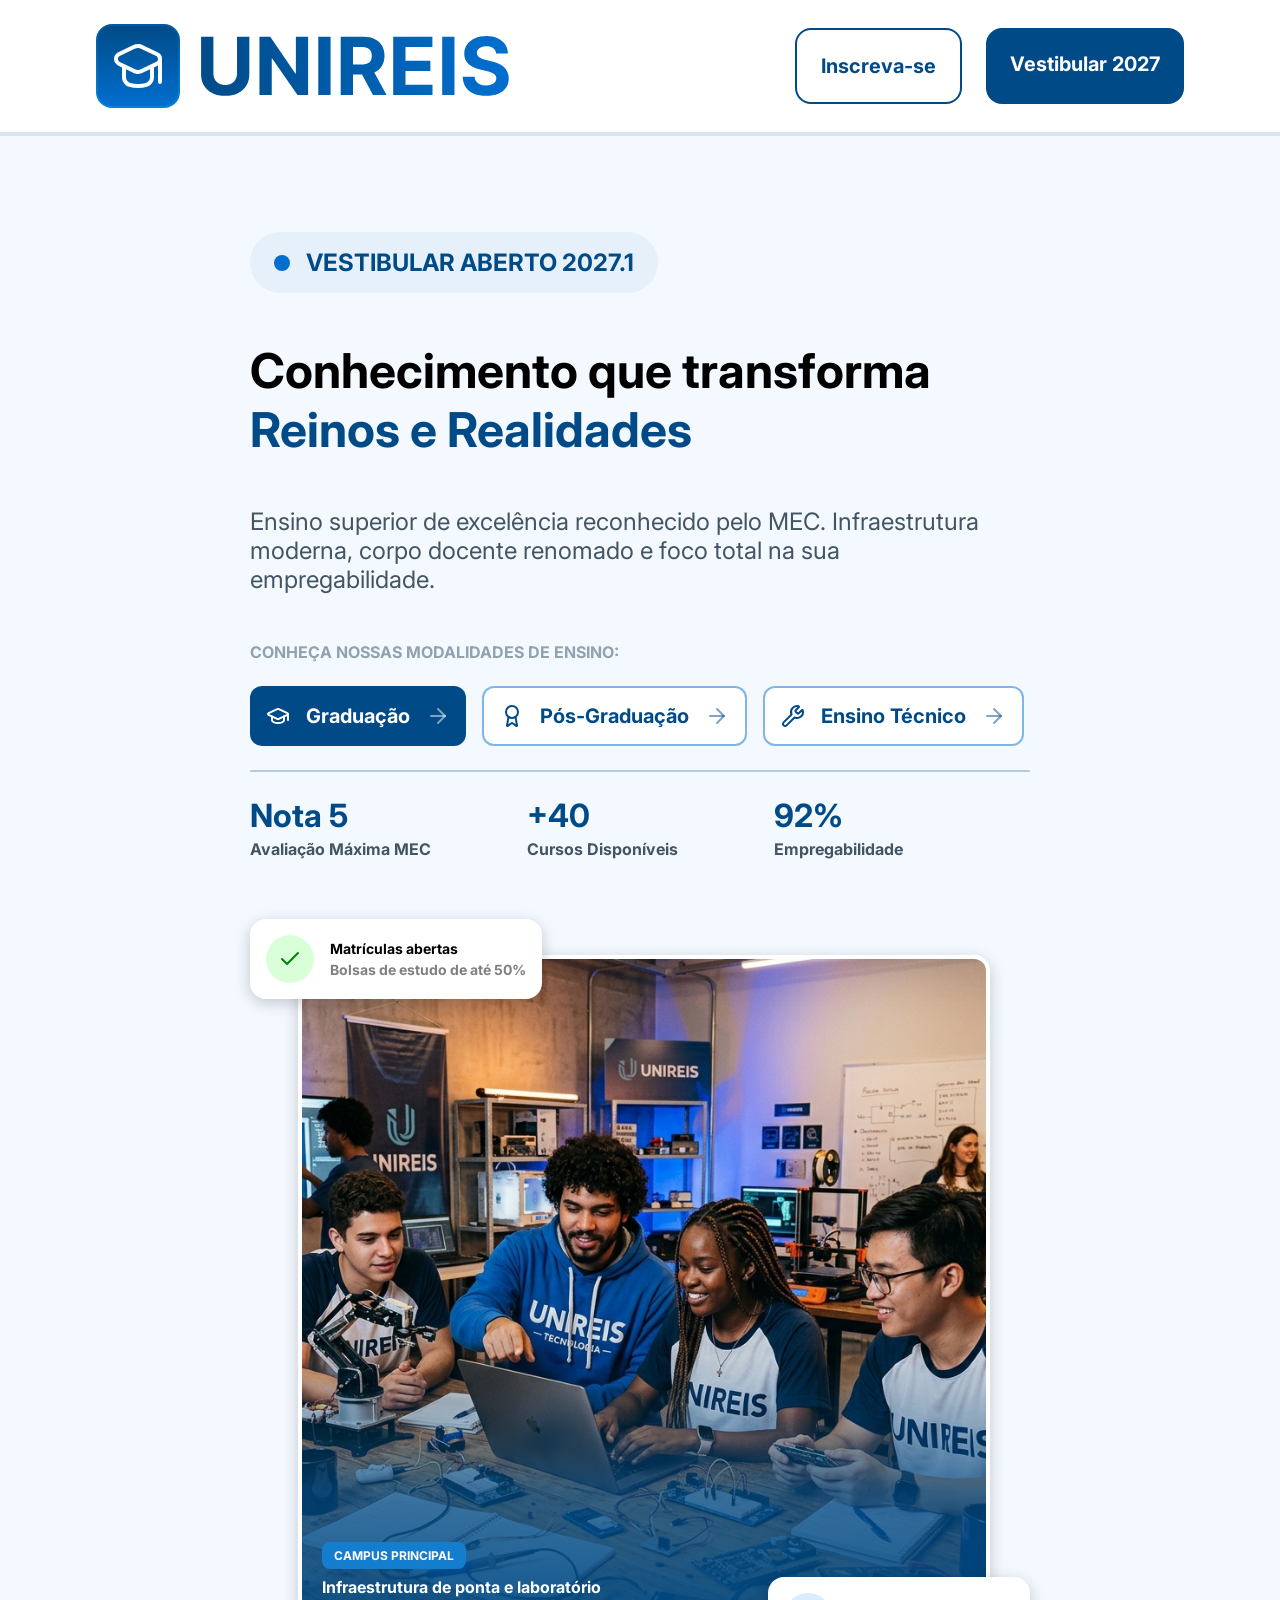
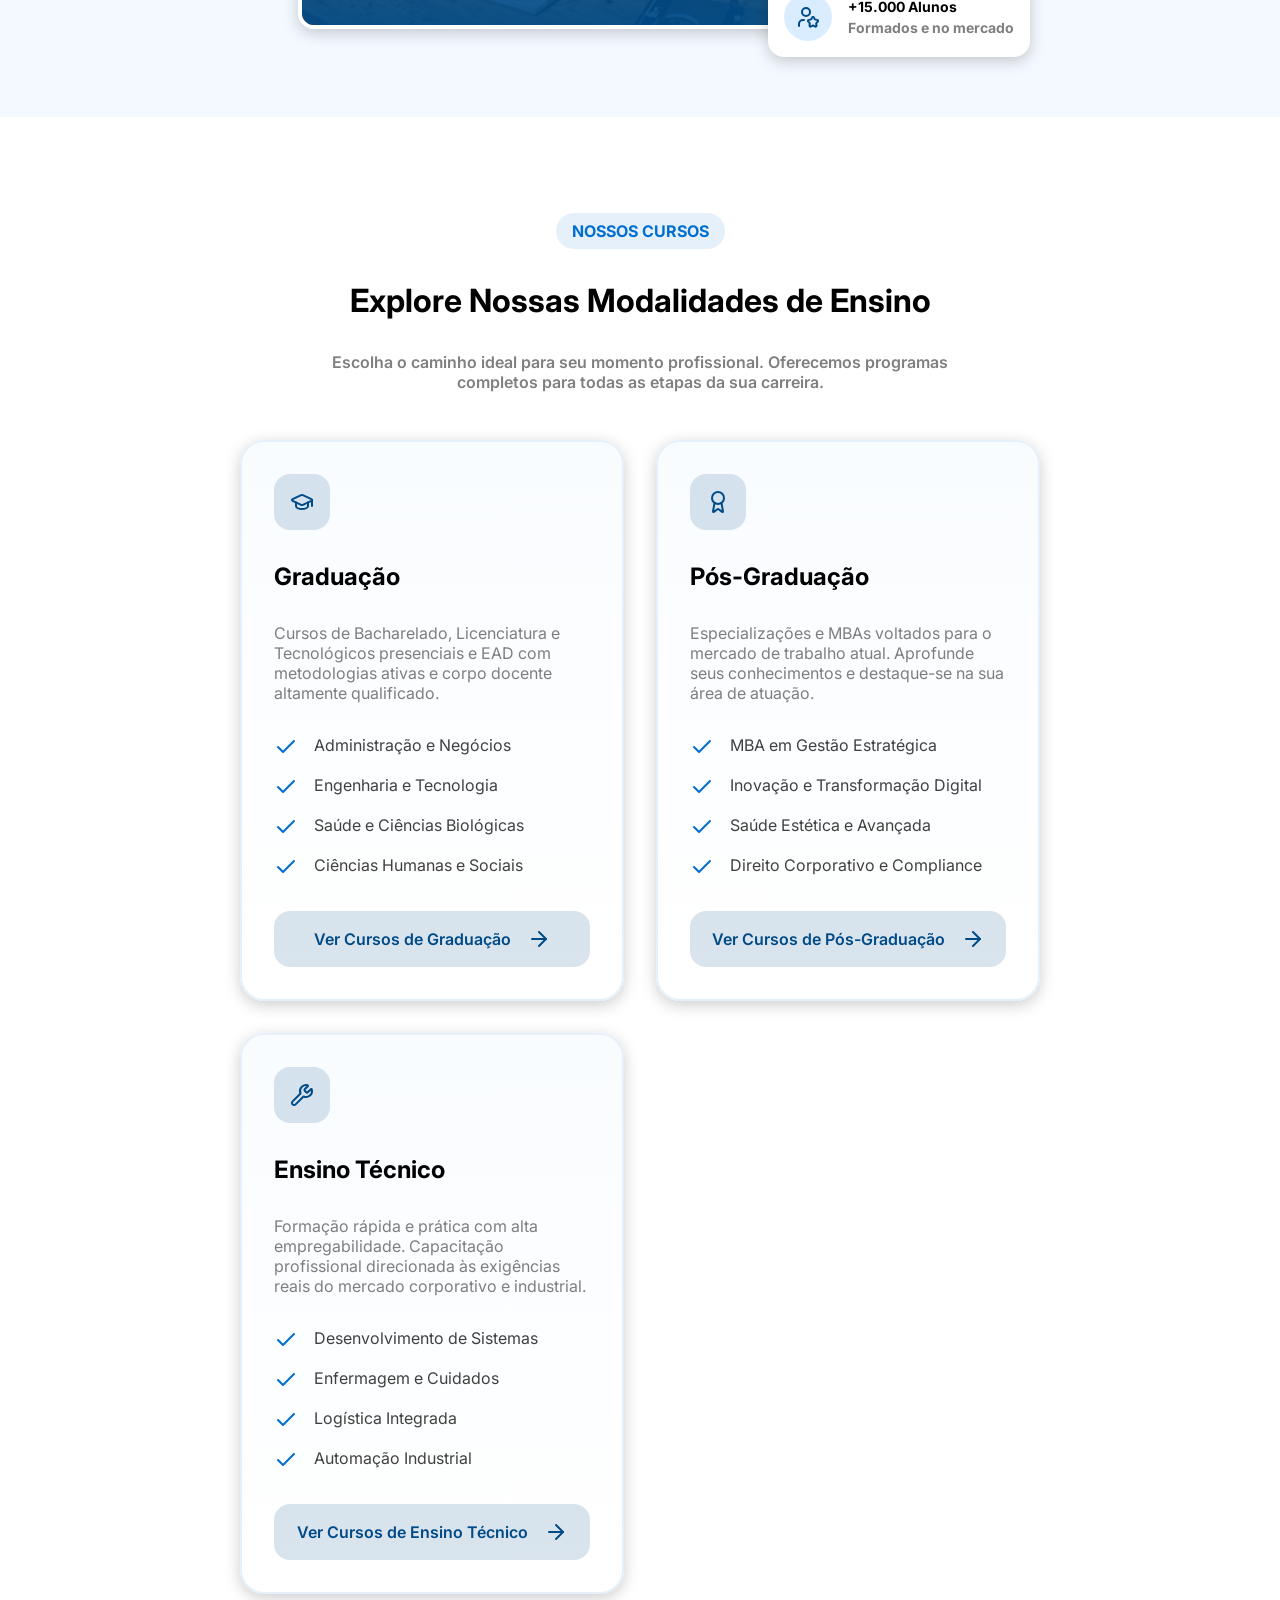
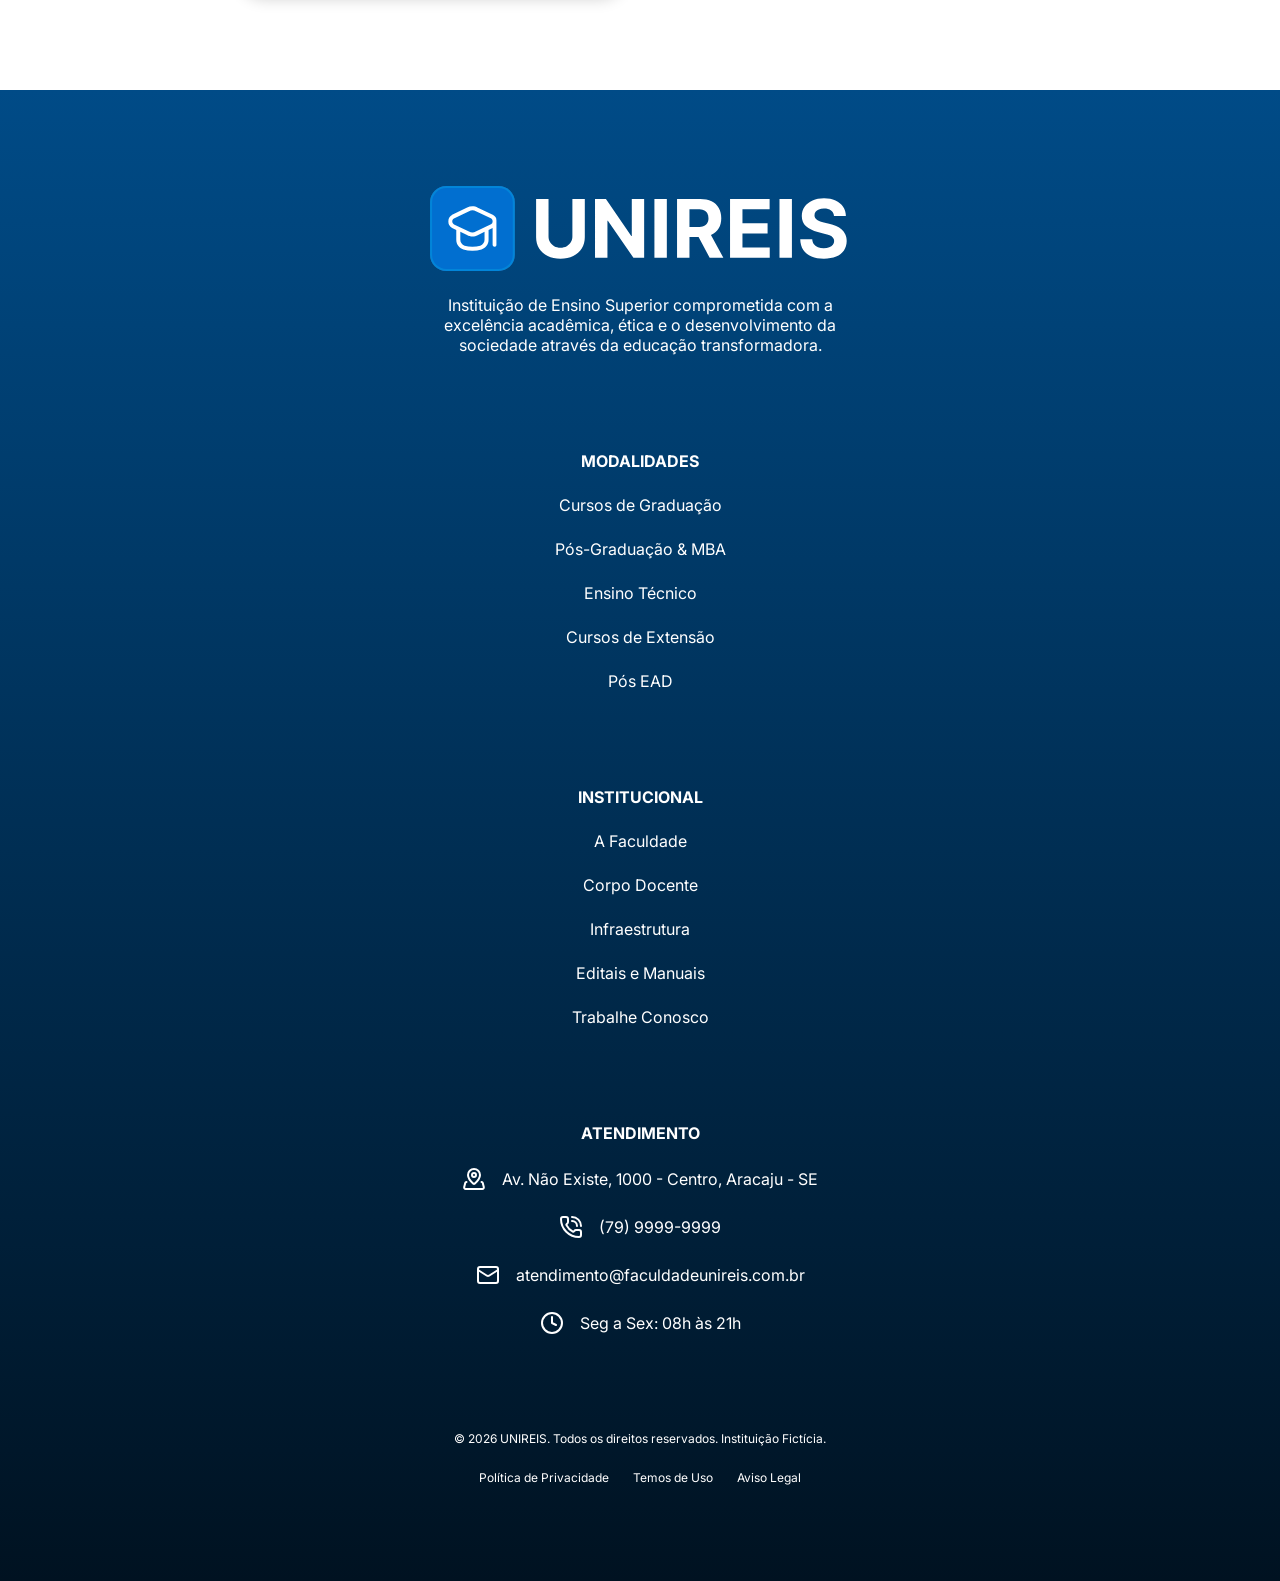
<file: Pages/index.html>
<!DOCTYPE html>
<html lang="pt-br">
<head>
  <meta charset="UTF-8">
  <meta name="viewport" content="width=device-width, initial-scale=1.0">
  <link rel="shortcut icon" href="/assets/logo.svg" type="image/x-icon">
  <link rel="stylesheet" href="/styles/style_sec1_index.css">
  <link rel="stylesheet" href="/styles/style_sec2_index.css">
  <link rel="stylesheet" href="/styles/style_footer.css">
  <title>UNIREIS</title>
</head>
<body>
  <nav>
    <img src="/assets/logotipo.svg" alt="logotipo">
    <div class="buttons_curse">
      <a class="button_subscribe" href="/pages/curso.html">Inscreva-se</a>
      <a class="button_vestibular" href="/pages/curso.html">Vestibular 2027</a>
    </div>
  </nav>

  <div class="section_1">
    <div class="info">
      <div class="badge_info">
        <div class="badge_dot"></div>
        <p>VESTIBULAR ABERTO 2027.1</p>
      </div>
      <div class="slogan">
        <p class="slogan_text">Conhecimento que transforma</p>
        <p class="slogan_span">Reinos e Realidades</p>
      </div>
      <div class="description">
        <p>Ensino superior de excelência reconhecido pelo MEC. Infraestrutura
        moderna, corpo docente renomado e foco total na sua
        empregabilidade.</p>
      </div>
      <div class="modalities">
        <p class="info">CONHEÇA NOSSAS MODALIDADES DE ENSINO:</p>
        <div class="buttons_modalities">
          <a class=" button_modalities button_modalities_select" href="/pages/curso.html">
            <svg xmlns="http://www.w3.org/2000/svg" width="24" height="24" viewBox="0 0 24 24" fill="none" stroke="currentColor" stroke-width="2" stroke-linecap="round" stroke-linejoin="round" class="lucide lucide-graduation-cap preview-icon"><path d="M21.42 10.922a1 1 0 0 0-.019-1.838L12.83 5.18a2 2 0 0 0-1.66 0L2.6 9.08a1 1 0 0 0 0 1.832l8.57 3.908a2 2 0 0 0 1.66 0z"/><path d="M22 10v6"/><path d="M6 12.5V16a6 3 0 0 0 12 0v-3.5"/></svg>
            <span>Graduação</span>
            <svg class="arrow_icon" xmlns="http://www.w3.org/2000/svg" width="24" height="24" viewBox="0 0 24 24" fill="none" stroke="currentColor" stroke-width="2" stroke-linecap="round" stroke-linejoin="round" class="lucide lucide-arrow-right preview-icon"><path d="M5 12h14"/><path d="m12 5 7 7-7 7"/></svg>
          </a>
          <a class="button_modalities" href="/pages/curso.html">
            <svg xmlns="http://www.w3.org/2000/svg" width="24" height="24" viewBox="0 0 24 24" fill="none" stroke="currentColor" stroke-width="2" stroke-linecap="round" stroke-linejoin="round" class="lucide lucide-award preview-icon"><path d="m15.477 12.89 1.515 8.526a.5.5 0 0 1-.81.47l-3.58-2.687a1 1 0 0 0-1.197 0l-3.586 2.686a.5.5 0 0 1-.81-.469l1.514-8.526"/><circle cx="12" cy="8" r="6"/></svg>
            <span>Pós-Graduação</span>
            <svg class="arrow_icon" xmlns="http://www.w3.org/2000/svg" width="24" height="24" viewBox="0 0 24 24" fill="none" stroke="currentColor" stroke-width="2" stroke-linecap="round" stroke-linejoin="round" class="lucide lucide-arrow-right preview-icon"><path d="M5 12h14"/><path d="m12 5 7 7-7 7"/></svg>
          </buatton>
          <a class="button_modalities" href="/pages/curso.html">
            <svg xmlns="http://www.w3.org/2000/svg" width="24" height="24" viewBox="0 0 24 24" fill="none" stroke="currentColor" stroke-width="2" stroke-linecap="round" stroke-linejoin="round" class="lucide lucide-wrench preview-icon"><path d="M14.7 6.3a1 1 0 0 0 0 1.4l1.6 1.6a1 1 0 0 0 1.4 0l3.106-3.105c.32-.322.863-.22.983.218a6 6 0 0 1-8.259 7.057l-7.91 7.91a1 1 0 0 1-2.999-3l7.91-7.91a6 6 0 0 1 7.057-8.259c.438.12.54.662.219.984z"/></svg>
            <span>Ensino Técnico</span>
            <svg class="arrow_icon" xmlns="http://www.w3.org/2000/svg" width="24" height="24" viewBox="0 0 24 24" fill="none" stroke="currentColor" stroke-width="2" stroke-linecap="round" stroke-linejoin="round" class="lucide lucide-arrow-right preview-icon"><path d="M5 12h14"/><path d="m12 5 7 7-7 7"/></svg>
          </a>
        </div>
        <div class="line"></div>
        <div class="emphasis_container">
          <div class="emphasis">
            <p class="emphasis_title">Nota 5</p>
            <p class="emphasis_description">Avaliação Máxima MEC</p>
          </div>
          <div class="emphasis">
            <p class="emphasis_title">+40</p>
            <p class="emphasis_description">Cursos Disponíveis</p>
          </div>
          <div class="emphasis">
            <p class="emphasis_title">92%</p>
            <p class="emphasis_description">Empregabilidade</p>
          </div>
        </div>
      </div>
    </div>
    <div class="ilustrator">
      <div class="badge badge_top">
        <div class="badge_icon check">
          <svg xmlns="http://www.w3.org/2000/svg" width="24" height="24" viewBox="0 0 24 24" fill="none" stroke="currentColor" stroke-width="2" stroke-linecap="round" stroke-linejoin="round" class="lucide lucide-check preview-icon"><path d="M20 6 9 17l-5-5"/></svg>
        </div>
        <div class="badge_card">
          <p class="badge_title">Matrículas abertas</p>
          <p class="badge_description">Bolsas de estudo de até 50%</p>
        </div>
      </div>
      
      <div class="emphasis_ilustrator">
        <div class="ilustrator_info">
          <p class="emphasis_ilustrator_title">CAMPUS PRINCIPAL</p>
        </div>
        <p class="emphasis_ilustrator_description">Infraestrutura de ponta e laboratório</p>
      </div>

      <div class="imagem_container">
        <img src="/assets/Ilustração de alunos.jpg" alt="Ilustração de alunos">
      </div>
      
      <div class="badge badge_bottom">
        <div class="badge_icon user_star">
          <svg xmlns="http://www.w3.org/2000/svg" width="24" height="24" viewBox="0 0 24 24" fill="none" stroke="currentColor" stroke-width="2" stroke-linecap="round" stroke-linejoin="round" class="lucide lucide-user-star preview-icon"><path d="M16.051 12.616a1 1 0 0 1 1.909.024l.737 1.452a1 1 0 0 0 .737.535l1.634.256a1 1 0 0 1 .588 1.806l-1.172 1.168a1 1 0 0 0-.282.866l.259 1.613a1 1 0 0 1-1.541 1.134l-1.465-.75a1 1 0 0 0-.912 0l-1.465.75a1 1 0 0 1-1.539-1.133l.258-1.613a1 1 0 0 0-.282-.866l-1.156-1.153a1 1 0 0 1 .572-1.822l1.633-.256a1 1 0 0 0 .737-.535z"/><path d="M8 15H7a4 4 0 0 0-4 4v2"/><circle cx="10" cy="7" r="4"/></svg>
        </div>
        <div class="badge_card">
          <p class="badge_title">+15.000 Alunos</p>
          <p class="badge_description">Formados e no mercado</p>
        </div>
      </div>
    </div>
  </div>

  <div class="section_2">
    <div class="info">
      <div class="badge_info">
        <p>NOSSOS CURSOS</p>
      </div>
      <p class="title">Explore Nossas Modalidades de Ensino</p>
      <p class="description">
        Escolha o caminho ideal para seu momento profissional. Oferecemos programas
        completos para todas as etapas da sua carreira.
      </p>
    </div>
    <div class="cards">
      <div class="card">
        <div class="icon">
          <svg xmlns="http://www.w3.org/2000/svg" width="24" height="24" viewBox="0 0 24 24" fill="none" stroke="currentColor" stroke-width="2" stroke-linecap="round" stroke-linejoin="round" class="lucide lucide-graduation-cap preview-icon"><path d="M21.42 10.922a1 1 0 0 0-.019-1.838L12.83 5.18a2 2 0 0 0-1.66 0L2.6 9.08a1 1 0 0 0 0 1.832l8.57 3.908a2 2 0 0 0 1.66 0z"/><path d="M22 10v6"/><path d="M6 12.5V16a6 3 0 0 0 12 0v-3.5"/></svg>
        </div>
        <p class="modality_title">Graduação</p>
        <p class="modality_desc">Cursos de Bacharelado, Licenciatura e Tecnológicos presenciais e EAD com metodologias ativas e corpo docente altamente qualificado.</p>

        <div class="types_info">
          <div class="type_container">
            <svg xmlns="http://www.w3.org/2000/svg" width="24" height="24" viewBox="0 0 24 24" fill="none" stroke="currentColor" stroke-width="2" stroke-linecap="round" stroke-linejoin="round" class="lucide lucide-check preview-icon"><path d="M20 6 9 17l-5-5"/></svg>
            <p class="type">Administração e Negócios</p>
          </div>
          <div class="type_container">
            <svg xmlns="http://www.w3.org/2000/svg" width="24" height="24" viewBox="0 0 24 24" fill="none" stroke="currentColor" stroke-width="2" stroke-linecap="round" stroke-linejoin="round" class="lucide lucide-check preview-icon"><path d="M20 6 9 17l-5-5"/></svg>
            <p class="type">Engenharia e Tecnologia</p>
          </div>
          <div class="type_container">
            <svg xmlns="http://www.w3.org/2000/svg" width="24" height="24" viewBox="0 0 24 24" fill="none" stroke="currentColor" stroke-width="2" stroke-linecap="round" stroke-linejoin="round" class="lucide lucide-check preview-icon"><path d="M20 6 9 17l-5-5"/></svg>
            <p class="type">Saúde e Ciências Biológicas</p>
          </div>
          <div class="type_container">
            <svg xmlns="http://www.w3.org/2000/svg" width="24" height="24" viewBox="0 0 24 24" fill="none" stroke="currentColor" stroke-width="2" stroke-linecap="round" stroke-linejoin="round" class="lucide lucide-check preview-icon"><path d="M20 6 9 17l-5-5"/></svg>
            <p class="type">Ciências Humanas e Sociais</p>
          </div>
        </div>

        <a class="more" href="/pages/curso.html">
          <span>Ver Cursos de Graduação</span>
          <svg xmlns="http://www.w3.org/2000/svg" width="24" height="24" viewBox="0 0 24 24" fill="none" stroke="currentColor" stroke-width="2" stroke-linecap="round" stroke-linejoin="round" class="lucide lucide-arrow-right preview-icon"><path d="M5 12h14"/><path d="m12 5 7 7-7 7"/></svg>
        </a>
      </div>

      <div class="card">
        <div class="icon">
          <svg xmlns="http://www.w3.org/2000/svg" width="24" height="24" viewBox="0 0 24 24" fill="none" stroke="currentColor" stroke-width="2" stroke-linecap="round" stroke-linejoin="round" class="lucide lucide-award preview-icon"><path d="m15.477 12.89 1.515 8.526a.5.5 0 0 1-.81.47l-3.58-2.687a1 1 0 0 0-1.197 0l-3.586 2.686a.5.5 0 0 1-.81-.469l1.514-8.526"/><circle cx="12" cy="8" r="6"/></svg>
        </div>
        <p class="modality_title">Pós-Graduação</p>
        <p class="modality_desc">Especializações e MBAs voltados para o mercado de trabalho atual. Aprofunde seus conhecimentos e destaque-se na sua área de atuação.</p>

        <div class="types_info">
          <div class="type_container">
            <svg xmlns="http://www.w3.org/2000/svg" width="24" height="24" viewBox="0 0 24 24" fill="none" stroke="currentColor" stroke-width="2" stroke-linecap="round" stroke-linejoin="round" class="lucide lucide-check preview-icon"><path d="M20 6 9 17l-5-5"/></svg>
            <p class="type">MBA em Gestão Estratégica</p>
          </div>
          <div class="type_container">
            <svg xmlns="http://www.w3.org/2000/svg" width="24" height="24" viewBox="0 0 24 24" fill="none" stroke="currentColor" stroke-width="2" stroke-linecap="round" stroke-linejoin="round" class="lucide lucide-check preview-icon"><path d="M20 6 9 17l-5-5"/></svg>
            <p class="type">Inovação e Transformação Digital</p>
          </div>
          <div class="type_container">
            <svg xmlns="http://www.w3.org/2000/svg" width="24" height="24" viewBox="0 0 24 24" fill="none" stroke="currentColor" stroke-width="2" stroke-linecap="round" stroke-linejoin="round" class="lucide lucide-check preview-icon"><path d="M20 6 9 17l-5-5"/></svg>
            <p class="type">Saúde Estética e Avançada</p>
          </div>
          <div class="type_container">
            <svg xmlns="http://www.w3.org/2000/svg" width="24" height="24" viewBox="0 0 24 24" fill="none" stroke="currentColor" stroke-width="2" stroke-linecap="round" stroke-linejoin="round" class="lucide lucide-check preview-icon"><path d="M20 6 9 17l-5-5"/></svg>
            <p class="type">Direito Corporativo e Compliance</p>
          </div>
        </div>

        <a class="more" href="/pages/curso.html">
          <span>Ver Cursos de Pós-Graduação</span>
          <svg xmlns="http://www.w3.org/2000/svg" width="24" height="24" viewBox="0 0 24 24" fill="none" stroke="currentColor" stroke-width="2" stroke-linecap="round" stroke-linejoin="round" class="lucide lucide-arrow-right preview-icon"><path d="M5 12h14"/><path d="m12 5 7 7-7 7"/></svg>
        </a>
      </div>

      <div class="card">
        <div class="icon">
          <svg xmlns="http://www.w3.org/2000/svg" width="24" height="24" viewBox="0 0 24 24" fill="none" stroke="currentColor" stroke-width="2" stroke-linecap="round" stroke-linejoin="round" class="lucide lucide-wrench preview-icon"><path d="M14.7 6.3a1 1 0 0 0 0 1.4l1.6 1.6a1 1 0 0 0 1.4 0l3.106-3.105c.32-.322.863-.22.983.218a6 6 0 0 1-8.259 7.057l-7.91 7.91a1 1 0 0 1-2.999-3l7.91-7.91a6 6 0 0 1 7.057-8.259c.438.12.54.662.219.984z"/></svg>
        </div>
        <p class="modality_title">Ensino Técnico</p>
        <p class="modality_desc">Formação rápida e prática com alta empregabilidade. Capacitação profissional direcionada às exigências reais do mercado corporativo e industrial.</p>

        <div class="types_info">
          <div class="type_container">
            <svg xmlns="http://www.w3.org/2000/svg" width="24" height="24" viewBox="0 0 24 24" fill="none" stroke="currentColor" stroke-width="2" stroke-linecap="round" stroke-linejoin="round" class="lucide lucide-check preview-icon"><path d="M20 6 9 17l-5-5"/></svg>
            <p class="type">Desenvolvimento de Sistemas</p>
          </div>
          <div class="type_container">
            <svg xmlns="http://www.w3.org/2000/svg" width="24" height="24" viewBox="0 0 24 24" fill="none" stroke="currentColor" stroke-width="2" stroke-linecap="round" stroke-linejoin="round" class="lucide lucide-check preview-icon"><path d="M20 6 9 17l-5-5"/></svg>
            <p class="type">Enfermagem e Cuidados</p>
          </div>
          <div class="type_container">
            <svg xmlns="http://www.w3.org/2000/svg" width="24" height="24" viewBox="0 0 24 24" fill="none" stroke="currentColor" stroke-width="2" stroke-linecap="round" stroke-linejoin="round" class="lucide lucide-check preview-icon"><path d="M20 6 9 17l-5-5"/></svg>
            <p class="type">Logística Integrada</p>
          </div>
          <div class="type_container">
            <svg xmlns="http://www.w3.org/2000/svg" width="24" height="24" viewBox="0 0 24 24" fill="none" stroke="currentColor" stroke-width="2" stroke-linecap="round" stroke-linejoin="round" class="lucide lucide-check preview-icon"><path d="M20 6 9 17l-5-5"/></svg>
            <p class="type">Automação Industrial</p>
          </div>
        </div>

        <a class="more" href="/pages/curso.html">
          <span>Ver Cursos de Ensino Técnico</span>
          <svg xmlns="http://www.w3.org/2000/svg" width="24" height="24" viewBox="0 0 24 24" fill="none" stroke="currentColor" stroke-width="2" stroke-linecap="round" stroke-linejoin="round" class="lucide lucide-arrow-right preview-icon"><path d="M5 12h14"/><path d="m12 5 7 7-7 7"/></svg>
        </a>
      </div>
    </div>
  </div>

  <footer>
    <div class="highlights">
      <div class="biography_container">
        <img src="/assets/logotipo_2.svg" alt="logotipo_2">
        <p class="biography">Instituição de Ensino Superior comprometida com a excelência acadêmica, ética e o desenvolvimento da sociedade através da educação transformadora.</p>
      </div>
      <div class="options_container">
        <div class="options">
          <p class="option_title">MODALIDADES</p>
          <p class="option_info">Cursos de Graduação</p>
          <p class="option_info">Pós-Graduação & MBA</p>
          <p class="option_info">Ensino Técnico</p>
          <p class="option_info">Cursos de Extensão</p>
          <p class="option_info">Pós EAD</p>
        </div>
        <div class="options">
          <p class="option_title">INSTITUCIONAL</p>
          <p class="option_info">A Faculdade</p>
          <p class="option_info">Corpo Docente</p>
          <p class="option_info">Infraestrutura</p>
          <p class="option_info">Editais e Manuais</p>
          <p class="option_info">Trabalhe Conosco</p>
        </div>
        <div class="options">
          <p class="option_title">ATENDIMENTO</p>
          <div class="contact">
            <svg xmlns="http://www.w3.org/2000/svg" width="24" height="24" viewBox="0 0 24 24" fill="none" stroke="currentColor" stroke-width="2" stroke-linecap="round" stroke-linejoin="round" class="lucide lucide-map-pinned preview-icon"><path d="M18 8c0 3.613-3.869 7.429-5.393 8.795a1 1 0 01-1.214 0C9.87 15.429 6 11.613 6 8a6 6 0 0112 0"/><path d="M4.474 15h-.197a1 1 0 00-.969.753l-1.097 4.35a1.5 1.5 0 001.444 1.898L20.344 22a1.5 1.5 0 001.446-1.897l-1.098-4.35a1 1 0 00-.969-.753h-.197"/><circle cx="12" cy="8" r="2"/></svg>
            <p>Av. Não Existe, 1000 - Centro, Aracaju - SE</p>
          </div>
          <div class="contact">
            <svg xmlns="http://www.w3.org/2000/svg" width="24" height="24" viewBox="0 0 24 24" fill="none" stroke="currentColor" stroke-width="2" stroke-linecap="round" stroke-linejoin="round" class="lucide lucide-phone-call preview-icon"><path d="M13 2a9 9 0 0 1 9 9"/><path d="M13 6a5 5 0 0 1 5 5"/><path d="M13.832 16.568a1 1 0 0 0 1.213-.303l.355-.465A2 2 0 0 1 17 15h3a2 2 0 0 1 2 2v3a2 2 0 0 1-2 2A18 18 0 0 1 2 4a2 2 0 0 1 2-2h3a2 2 0 0 1 2 2v3a2 2 0 0 1-.8 1.6l-.468.351a1 1 0 0 0-.292 1.233 14 14 0 0 0 6.392 6.384"/></svg>
            <p>(79) 9999-9999</p>
          </div>
          <div class="contact">
            <svg xmlns="http://www.w3.org/2000/svg" width="24" height="24" viewBox="0 0 24 24" fill="none" stroke="currentColor" stroke-width="2" stroke-linecap="round" stroke-linejoin="round" class="lucide lucide-mail preview-icon"><path d="m22 7-8.991 5.727a2 2 0 0 1-2.009 0L2 7"/><rect x="2" y="4" width="20" height="16" rx="2"/></svg>
            <p>atendimento@faculdadeunireis.com.br</p>
          </div>
          <div class="contact">
            <svg xmlns="http://www.w3.org/2000/svg" width="24" height="24" viewBox="0 0 24 24" fill="none" stroke="currentColor" stroke-width="2" stroke-linecap="round" stroke-linejoin="round" class="lucide lucide-clock preview-icon"><circle cx="12" cy="12" r="10"/><path d="M12 6v6l4 2"/></svg>
            <p>Seg a Sex: 08h às 21h</p>
          </div>
        </div>
      </div>
    </div>

    <div class="copyright">
      <p>© 2026 UNIREIS. Todos os direitos reservados. Instituição Fictícia.</p>
      <div class="terms">
        <p>Política de Privacidade</p>
        <p>Temos de Uso</p>
        <p>Aviso Legal</p>
      </div>
    </div>
  </footer>
</body>
</html>
</file>
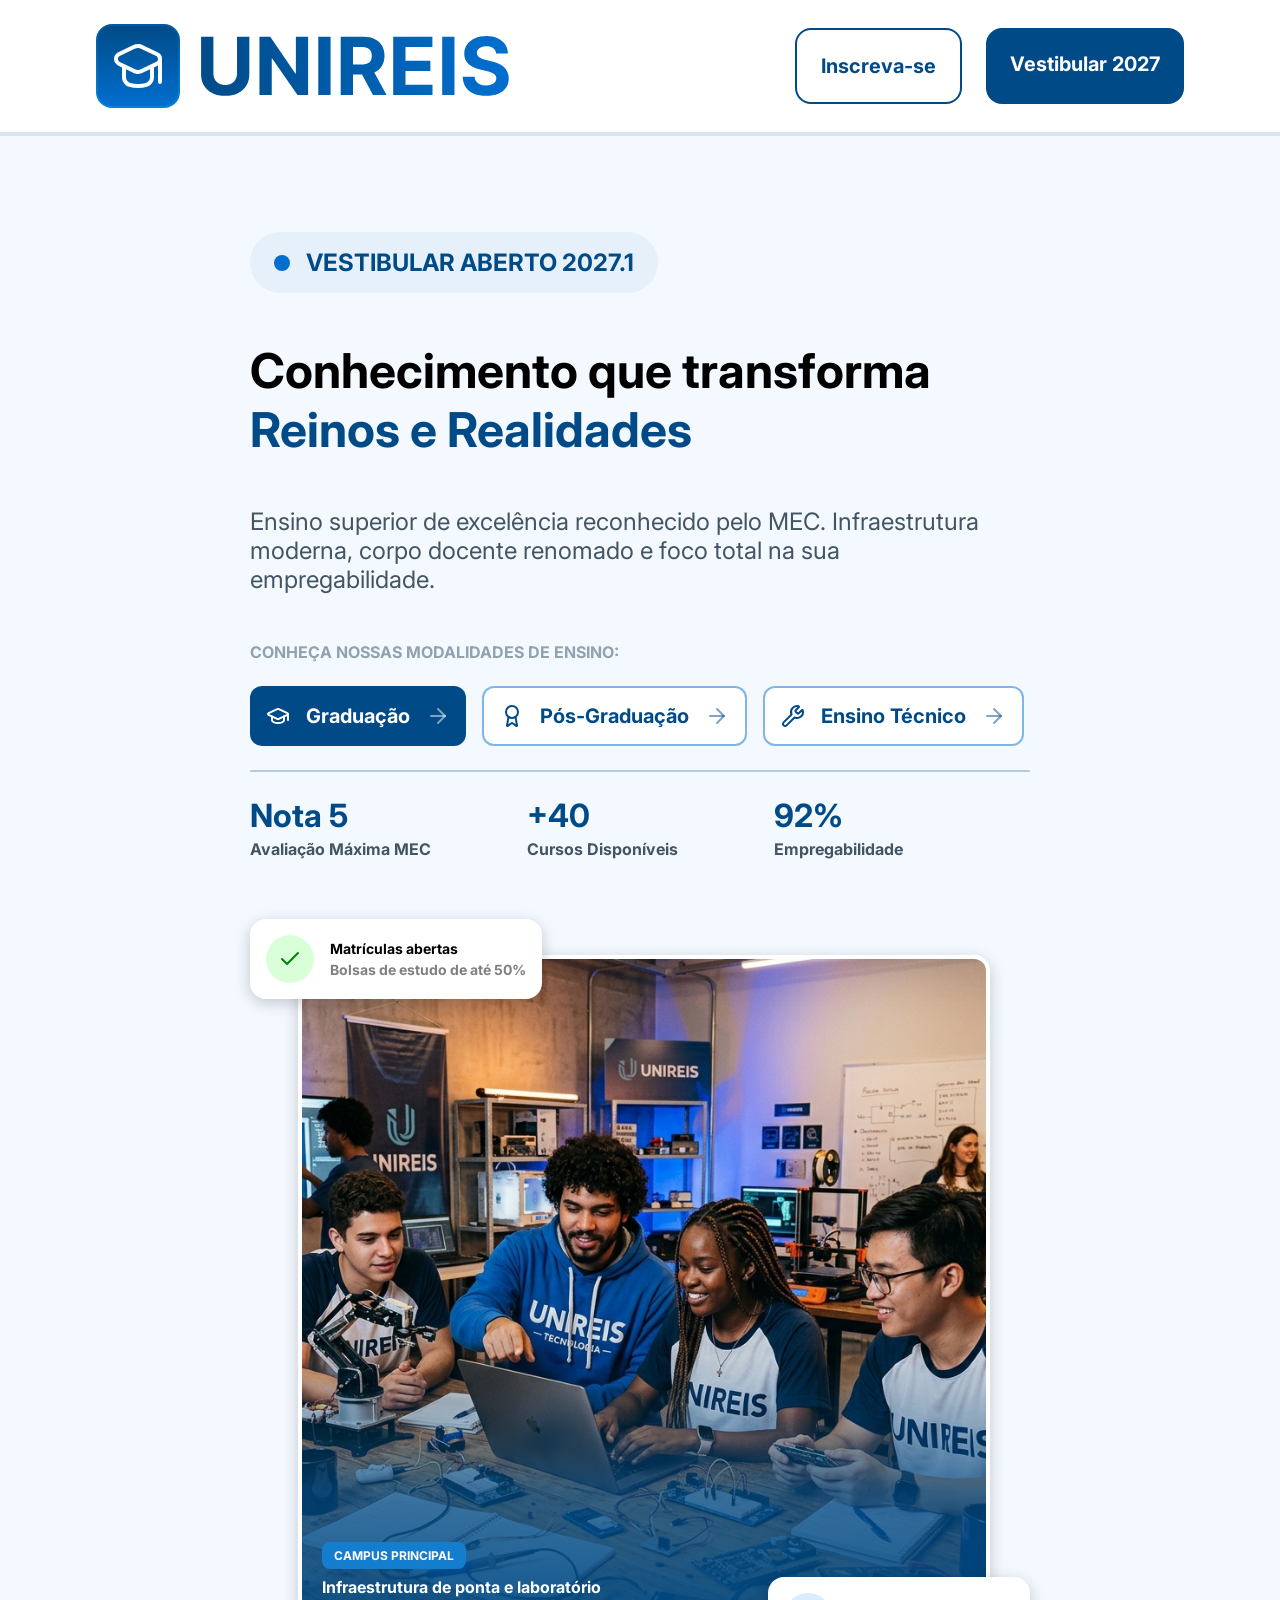
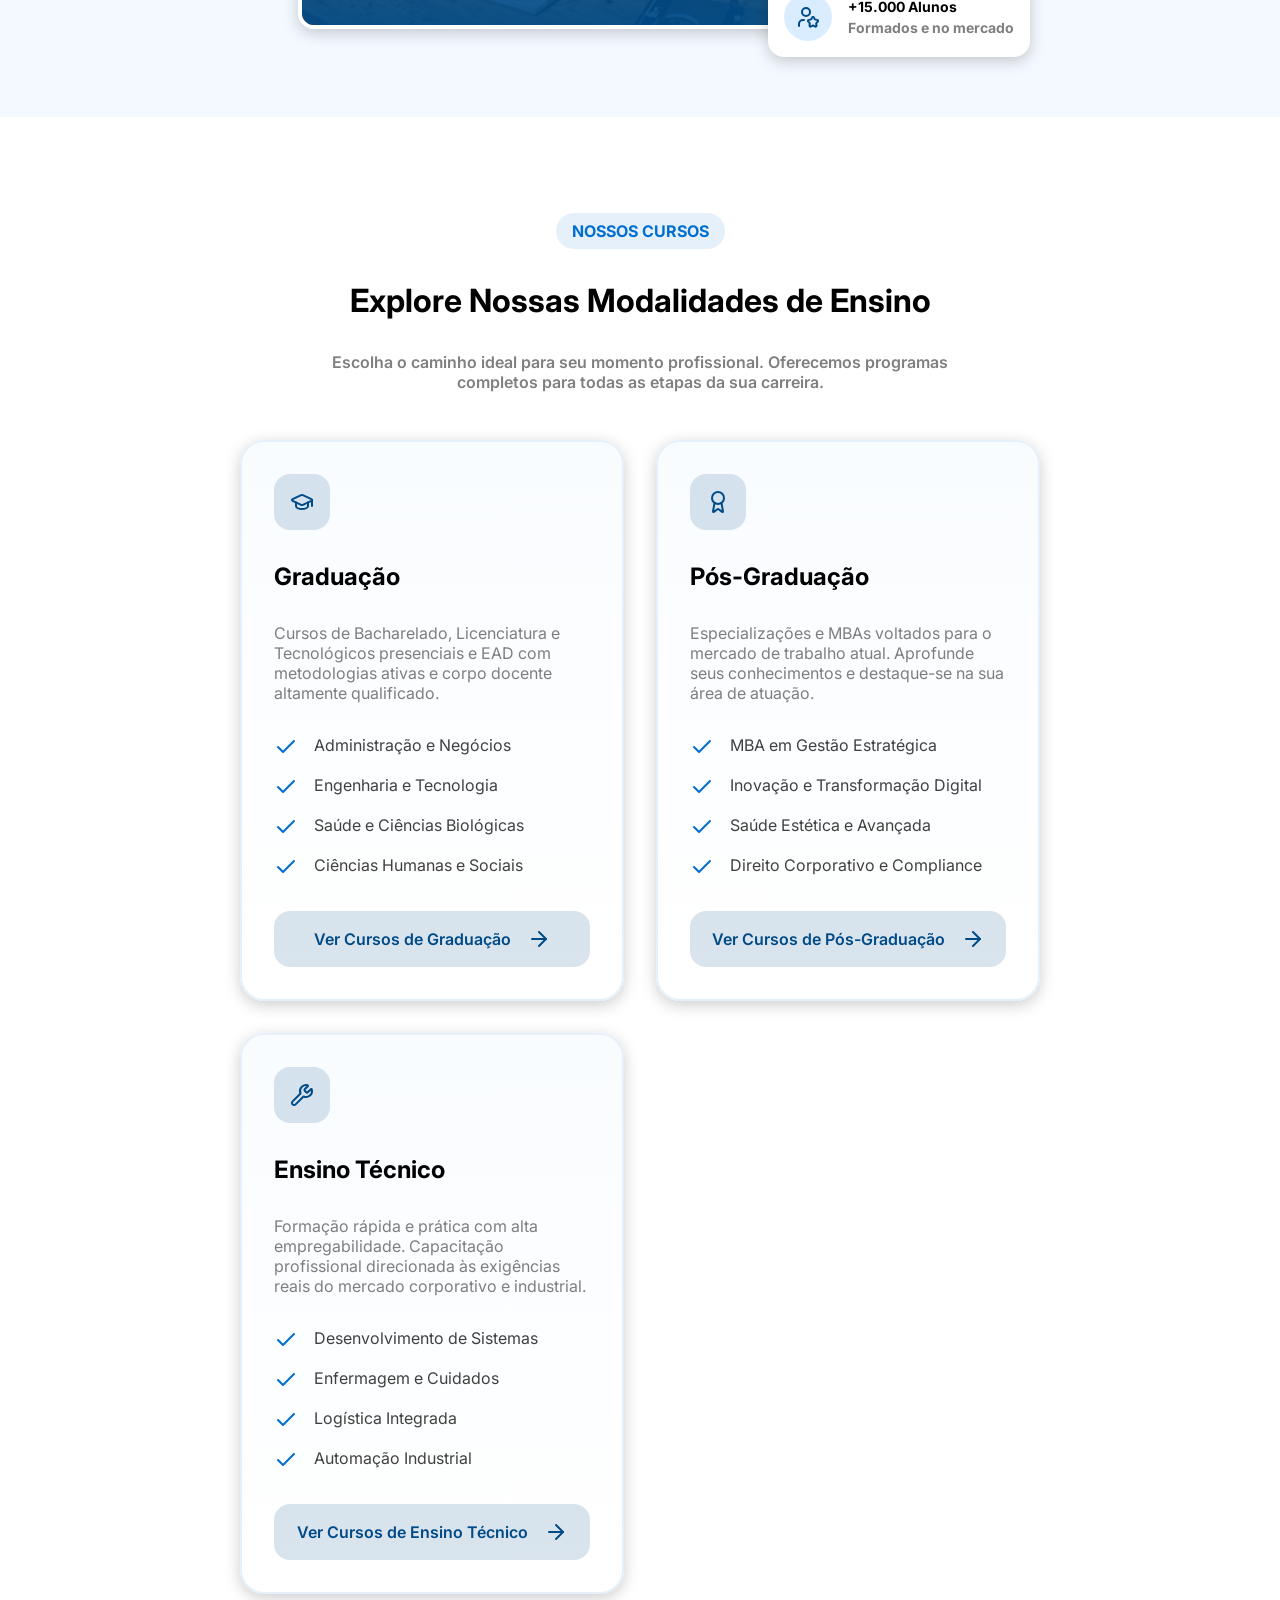
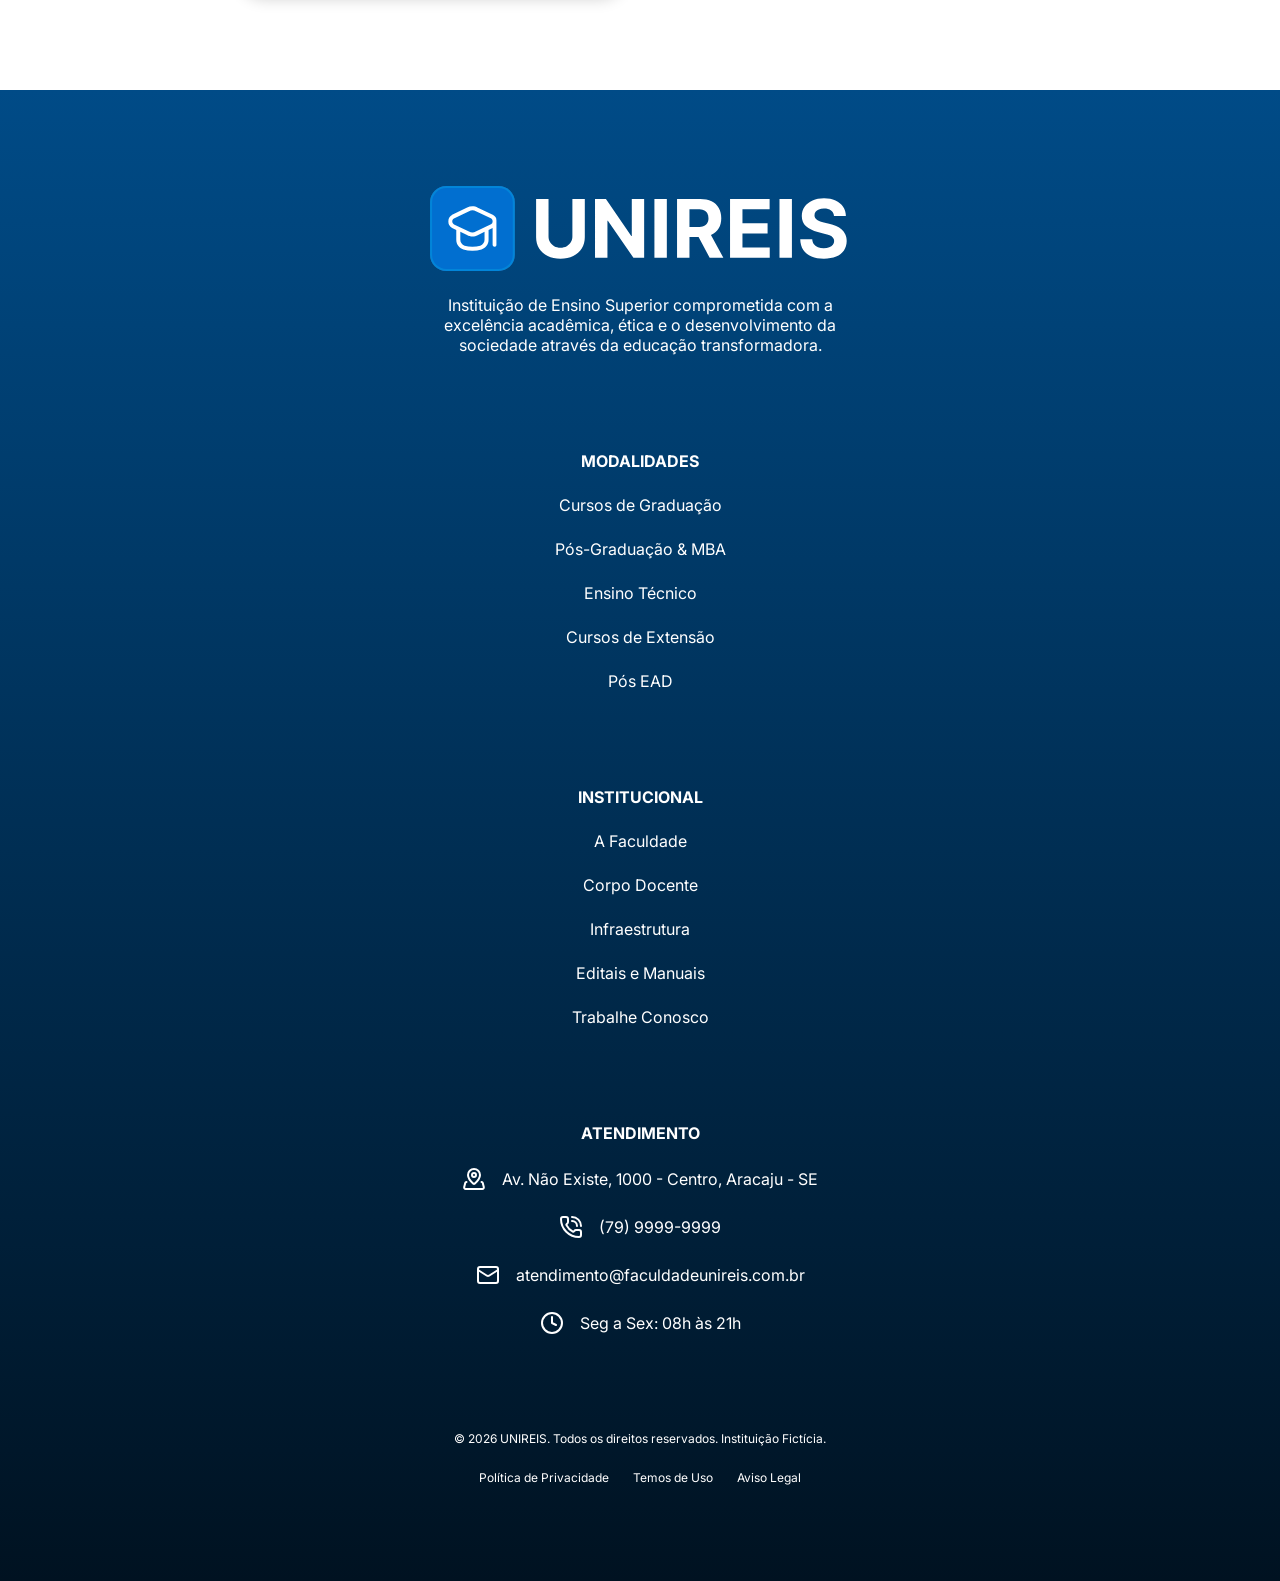
<file: pages/index.html>
<!DOCTYPE html>
<html lang="pt-br">
<head>
  <meta charset="UTF-8">
  <meta name="viewport" content="width=device-width, initial-scale=1.0">
  <link rel="shortcut icon" href="../assets/logo.svg" type="image/x-icon">
  <link rel="stylesheet" href="../styles/style_sec1_index.css">
  <link rel="stylesheet" href="../styles/style_sec2_index.css">
  <link rel="stylesheet" href="../styles/style_footer.css">
  <title>UNIREIS</title>
</head>
<body>
  <nav>
    <img src="../assets/logotipo.svg" alt="logotipo">
    <div class="buttons_curse">
      <a class="button_subscribe" href="../pages/curso.html">Inscreva-se</a>
      <a class="button_vestibular" href="../pages/curso.html">Vestibular 2027</a>
    </div>
  </nav>

  <div class="section_1">
    <div class="info">
      <div class="badge_info">
        <div class="badge_dot"></div>
        <p>VESTIBULAR ABERTO 2027.1</p>
      </div>
      <div class="slogan">
        <p class="slogan_text">Conhecimento que transforma</p>
        <p class="slogan_span">Reinos e Realidades</p>
      </div>
      <div class="description">
        <p>Ensino superior de excelência reconhecido pelo MEC. Infraestrutura
        moderna, corpo docente renomado e foco total na sua
        empregabilidade.</p>
      </div>
      <div class="modalities">
        <p class="info">CONHEÇA NOSSAS MODALIDADES DE ENSINO:</p>
        <div class="buttons_modalities">
          <a class=" button_modalities button_modalities_select" href="../pages/curso.html">
            <svg xmlns="http://www.w3.org/2000/svg" width="24" height="24" viewBox="0 0 24 24" fill="none" stroke="currentColor" stroke-width="2" stroke-linecap="round" stroke-linejoin="round" class="lucide lucide-graduation-cap preview-icon"><path d="M21.42 10.922a1 1 0 0 0-.019-1.838L12.83 5.18a2 2 0 0 0-1.66 0L2.6 9.08a1 1 0 0 0 0 1.832l8.57 3.908a2 2 0 0 0 1.66 0z"/><path d="M22 10v6"/><path d="M6 12.5V16a6 3 0 0 0 12 0v-3.5"/></svg>
            <span>Graduação</span>
            <svg class="arrow_icon" xmlns="http://www.w3.org/2000/svg" width="24" height="24" viewBox="0 0 24 24" fill="none" stroke="currentColor" stroke-width="2" stroke-linecap="round" stroke-linejoin="round" class="lucide lucide-arrow-right preview-icon"><path d="M5 12h14"/><path d="m12 5 7 7-7 7"/></svg>
          </a>
          <a class="button_modalities" href="../pages/curso.html">
            <svg xmlns="http://www.w3.org/2000/svg" width="24" height="24" viewBox="0 0 24 24" fill="none" stroke="currentColor" stroke-width="2" stroke-linecap="round" stroke-linejoin="round" class="lucide lucide-award preview-icon"><path d="m15.477 12.89 1.515 8.526a.5.5 0 0 1-.81.47l-3.58-2.687a1 1 0 0 0-1.197 0l-3.586 2.686a.5.5 0 0 1-.81-.469l1.514-8.526"/><circle cx="12" cy="8" r="6"/></svg>
            <span>Pós-Graduação</span>
            <svg class="arrow_icon" xmlns="http://www.w3.org/2000/svg" width="24" height="24" viewBox="0 0 24 24" fill="none" stroke="currentColor" stroke-width="2" stroke-linecap="round" stroke-linejoin="round" class="lucide lucide-arrow-right preview-icon"><path d="M5 12h14"/><path d="m12 5 7 7-7 7"/></svg>
          </buatton>
          <a class="button_modalities" href="../pages/curso.html">
            <svg xmlns="http://www.w3.org/2000/svg" width="24" height="24" viewBox="0 0 24 24" fill="none" stroke="currentColor" stroke-width="2" stroke-linecap="round" stroke-linejoin="round" class="lucide lucide-wrench preview-icon"><path d="M14.7 6.3a1 1 0 0 0 0 1.4l1.6 1.6a1 1 0 0 0 1.4 0l3.106-3.105c.32-.322.863-.22.983.218a6 6 0 0 1-8.259 7.057l-7.91 7.91a1 1 0 0 1-2.999-3l7.91-7.91a6 6 0 0 1 7.057-8.259c.438.12.54.662.219.984z"/></svg>
            <span>Ensino Técnico</span>
            <svg class="arrow_icon" xmlns="http://www.w3.org/2000/svg" width="24" height="24" viewBox="0 0 24 24" fill="none" stroke="currentColor" stroke-width="2" stroke-linecap="round" stroke-linejoin="round" class="lucide lucide-arrow-right preview-icon"><path d="M5 12h14"/><path d="m12 5 7 7-7 7"/></svg>
          </a>
        </div>
        <div class="line"></div>
        <div class="emphasis_container">
          <div class="emphasis">
            <p class="emphasis_title">Nota 5</p>
            <p class="emphasis_description">Avaliação Máxima MEC</p>
          </div>
          <div class="emphasis">
            <p class="emphasis_title">+40</p>
            <p class="emphasis_description">Cursos Disponíveis</p>
          </div>
          <div class="emphasis">
            <p class="emphasis_title">92%</p>
            <p class="emphasis_description">Empregabilidade</p>
          </div>
        </div>
      </div>
    </div>
    <div class="ilustrator">
      <div class="badge badge_top">
        <div class="badge_icon check">
          <svg xmlns="http://www.w3.org/2000/svg" width="24" height="24" viewBox="0 0 24 24" fill="none" stroke="currentColor" stroke-width="2" stroke-linecap="round" stroke-linejoin="round" class="lucide lucide-check preview-icon"><path d="M20 6 9 17l-5-5"/></svg>
        </div>
        <div class="badge_card">
          <p class="badge_title">Matrículas abertas</p>
          <p class="badge_description">Bolsas de estudo de até 50%</p>
        </div>
      </div>
      
      <div class="emphasis_ilustrator">
        <div class="ilustrator_info">
          <p class="emphasis_ilustrator_title">CAMPUS PRINCIPAL</p>
        </div>
        <p class="emphasis_ilustrator_description">Infraestrutura de ponta e laboratório</p>
      </div>

      <div class="imagem_container">
        <img src="../assets/Ilustração de alunos.jpg" alt="Ilustração de alunos">
      </div>
      
      <div class="badge badge_bottom">
        <div class="badge_icon user_star">
          <svg xmlns="http://www.w3.org/2000/svg" width="24" height="24" viewBox="0 0 24 24" fill="none" stroke="currentColor" stroke-width="2" stroke-linecap="round" stroke-linejoin="round" class="lucide lucide-user-star preview-icon"><path d="M16.051 12.616a1 1 0 0 1 1.909.024l.737 1.452a1 1 0 0 0 .737.535l1.634.256a1 1 0 0 1 .588 1.806l-1.172 1.168a1 1 0 0 0-.282.866l.259 1.613a1 1 0 0 1-1.541 1.134l-1.465-.75a1 1 0 0 0-.912 0l-1.465.75a1 1 0 0 1-1.539-1.133l.258-1.613a1 1 0 0 0-.282-.866l-1.156-1.153a1 1 0 0 1 .572-1.822l1.633-.256a1 1 0 0 0 .737-.535z"/><path d="M8 15H7a4 4 0 0 0-4 4v2"/><circle cx="10" cy="7" r="4"/></svg>
        </div>
        <div class="badge_card">
          <p class="badge_title">+15.000 Alunos</p>
          <p class="badge_description">Formados e no mercado</p>
        </div>
      </div>
    </div>
  </div>

  <div class="section_2">
    <div class="info">
      <div class="badge_info">
        <p>NOSSOS CURSOS</p>
      </div>
      <p class="title">Explore Nossas Modalidades de Ensino</p>
      <p class="description">
        Escolha o caminho ideal para seu momento profissional. Oferecemos programas
        completos para todas as etapas da sua carreira.
      </p>
    </div>
    <div class="cards">
      <div class="card">
        <div class="icon">
          <svg xmlns="http://www.w3.org/2000/svg" width="24" height="24" viewBox="0 0 24 24" fill="none" stroke="currentColor" stroke-width="2" stroke-linecap="round" stroke-linejoin="round" class="lucide lucide-graduation-cap preview-icon"><path d="M21.42 10.922a1 1 0 0 0-.019-1.838L12.83 5.18a2 2 0 0 0-1.66 0L2.6 9.08a1 1 0 0 0 0 1.832l8.57 3.908a2 2 0 0 0 1.66 0z"/><path d="M22 10v6"/><path d="M6 12.5V16a6 3 0 0 0 12 0v-3.5"/></svg>
        </div>
        <p class="modality_title">Graduação</p>
        <p class="modality_desc">Cursos de Bacharelado, Licenciatura e Tecnológicos presenciais e EAD com metodologias ativas e corpo docente altamente qualificado.</p>

        <div class="types_info">
          <div class="type_container">
            <svg xmlns="http://www.w3.org/2000/svg" width="24" height="24" viewBox="0 0 24 24" fill="none" stroke="currentColor" stroke-width="2" stroke-linecap="round" stroke-linejoin="round" class="lucide lucide-check preview-icon"><path d="M20 6 9 17l-5-5"/></svg>
            <p class="type">Administração e Negócios</p>
          </div>
          <div class="type_container">
            <svg xmlns="http://www.w3.org/2000/svg" width="24" height="24" viewBox="0 0 24 24" fill="none" stroke="currentColor" stroke-width="2" stroke-linecap="round" stroke-linejoin="round" class="lucide lucide-check preview-icon"><path d="M20 6 9 17l-5-5"/></svg>
            <p class="type">Engenharia e Tecnologia</p>
          </div>
          <div class="type_container">
            <svg xmlns="http://www.w3.org/2000/svg" width="24" height="24" viewBox="0 0 24 24" fill="none" stroke="currentColor" stroke-width="2" stroke-linecap="round" stroke-linejoin="round" class="lucide lucide-check preview-icon"><path d="M20 6 9 17l-5-5"/></svg>
            <p class="type">Saúde e Ciências Biológicas</p>
          </div>
          <div class="type_container">
            <svg xmlns="http://www.w3.org/2000/svg" width="24" height="24" viewBox="0 0 24 24" fill="none" stroke="currentColor" stroke-width="2" stroke-linecap="round" stroke-linejoin="round" class="lucide lucide-check preview-icon"><path d="M20 6 9 17l-5-5"/></svg>
            <p class="type">Ciências Humanas e Sociais</p>
          </div>
        </div>

        <a class="more" href="../pages/curso.html">
          <span>Ver Cursos de Graduação</span>
          <svg xmlns="http://www.w3.org/2000/svg" width="24" height="24" viewBox="0 0 24 24" fill="none" stroke="currentColor" stroke-width="2" stroke-linecap="round" stroke-linejoin="round" class="lucide lucide-arrow-right preview-icon"><path d="M5 12h14"/><path d="m12 5 7 7-7 7"/></svg>
        </a>
      </div>

      <div class="card">
        <div class="icon">
          <svg xmlns="http://www.w3.org/2000/svg" width="24" height="24" viewBox="0 0 24 24" fill="none" stroke="currentColor" stroke-width="2" stroke-linecap="round" stroke-linejoin="round" class="lucide lucide-award preview-icon"><path d="m15.477 12.89 1.515 8.526a.5.5 0 0 1-.81.47l-3.58-2.687a1 1 0 0 0-1.197 0l-3.586 2.686a.5.5 0 0 1-.81-.469l1.514-8.526"/><circle cx="12" cy="8" r="6"/></svg>
        </div>
        <p class="modality_title">Pós-Graduação</p>
        <p class="modality_desc">Especializações e MBAs voltados para o mercado de trabalho atual. Aprofunde seus conhecimentos e destaque-se na sua área de atuação.</p>

        <div class="types_info">
          <div class="type_container">
            <svg xmlns="http://www.w3.org/2000/svg" width="24" height="24" viewBox="0 0 24 24" fill="none" stroke="currentColor" stroke-width="2" stroke-linecap="round" stroke-linejoin="round" class="lucide lucide-check preview-icon"><path d="M20 6 9 17l-5-5"/></svg>
            <p class="type">MBA em Gestão Estratégica</p>
          </div>
          <div class="type_container">
            <svg xmlns="http://www.w3.org/2000/svg" width="24" height="24" viewBox="0 0 24 24" fill="none" stroke="currentColor" stroke-width="2" stroke-linecap="round" stroke-linejoin="round" class="lucide lucide-check preview-icon"><path d="M20 6 9 17l-5-5"/></svg>
            <p class="type">Inovação e Transformação Digital</p>
          </div>
          <div class="type_container">
            <svg xmlns="http://www.w3.org/2000/svg" width="24" height="24" viewBox="0 0 24 24" fill="none" stroke="currentColor" stroke-width="2" stroke-linecap="round" stroke-linejoin="round" class="lucide lucide-check preview-icon"><path d="M20 6 9 17l-5-5"/></svg>
            <p class="type">Saúde Estética e Avançada</p>
          </div>
          <div class="type_container">
            <svg xmlns="http://www.w3.org/2000/svg" width="24" height="24" viewBox="0 0 24 24" fill="none" stroke="currentColor" stroke-width="2" stroke-linecap="round" stroke-linejoin="round" class="lucide lucide-check preview-icon"><path d="M20 6 9 17l-5-5"/></svg>
            <p class="type">Direito Corporativo e Compliance</p>
          </div>
        </div>

        <a class="more" href="../pages/curso.html">
          <span>Ver Cursos de Pós-Graduação</span>
          <svg xmlns="http://www.w3.org/2000/svg" width="24" height="24" viewBox="0 0 24 24" fill="none" stroke="currentColor" stroke-width="2" stroke-linecap="round" stroke-linejoin="round" class="lucide lucide-arrow-right preview-icon"><path d="M5 12h14"/><path d="m12 5 7 7-7 7"/></svg>
        </a>
      </div>

      <div class="card">
        <div class="icon">
          <svg xmlns="http://www.w3.org/2000/svg" width="24" height="24" viewBox="0 0 24 24" fill="none" stroke="currentColor" stroke-width="2" stroke-linecap="round" stroke-linejoin="round" class="lucide lucide-wrench preview-icon"><path d="M14.7 6.3a1 1 0 0 0 0 1.4l1.6 1.6a1 1 0 0 0 1.4 0l3.106-3.105c.32-.322.863-.22.983.218a6 6 0 0 1-8.259 7.057l-7.91 7.91a1 1 0 0 1-2.999-3l7.91-7.91a6 6 0 0 1 7.057-8.259c.438.12.54.662.219.984z"/></svg>
        </div>
        <p class="modality_title">Ensino Técnico</p>
        <p class="modality_desc">Formação rápida e prática com alta empregabilidade. Capacitação profissional direcionada às exigências reais do mercado corporativo e industrial.</p>

        <div class="types_info">
          <div class="type_container">
            <svg xmlns="http://www.w3.org/2000/svg" width="24" height="24" viewBox="0 0 24 24" fill="none" stroke="currentColor" stroke-width="2" stroke-linecap="round" stroke-linejoin="round" class="lucide lucide-check preview-icon"><path d="M20 6 9 17l-5-5"/></svg>
            <p class="type">Desenvolvimento de Sistemas</p>
          </div>
          <div class="type_container">
            <svg xmlns="http://www.w3.org/2000/svg" width="24" height="24" viewBox="0 0 24 24" fill="none" stroke="currentColor" stroke-width="2" stroke-linecap="round" stroke-linejoin="round" class="lucide lucide-check preview-icon"><path d="M20 6 9 17l-5-5"/></svg>
            <p class="type">Enfermagem e Cuidados</p>
          </div>
          <div class="type_container">
            <svg xmlns="http://www.w3.org/2000/svg" width="24" height="24" viewBox="0 0 24 24" fill="none" stroke="currentColor" stroke-width="2" stroke-linecap="round" stroke-linejoin="round" class="lucide lucide-check preview-icon"><path d="M20 6 9 17l-5-5"/></svg>
            <p class="type">Logística Integrada</p>
          </div>
          <div class="type_container">
            <svg xmlns="http://www.w3.org/2000/svg" width="24" height="24" viewBox="0 0 24 24" fill="none" stroke="currentColor" stroke-width="2" stroke-linecap="round" stroke-linejoin="round" class="lucide lucide-check preview-icon"><path d="M20 6 9 17l-5-5"/></svg>
            <p class="type">Automação Industrial</p>
          </div>
        </div>

        <a class="more" href="../pages/curso.html">
          <span>Ver Cursos de Ensino Técnico</span>
          <svg xmlns="http://www.w3.org/2000/svg" width="24" height="24" viewBox="0 0 24 24" fill="none" stroke="currentColor" stroke-width="2" stroke-linecap="round" stroke-linejoin="round" class="lucide lucide-arrow-right preview-icon"><path d="M5 12h14"/><path d="m12 5 7 7-7 7"/></svg>
        </a>
      </div>
    </div>
  </div>

  <footer>
    <div class="highlights">
      <div class="biography_container">
        <img src="../assets/logotipo_2.svg" alt="logotipo_2">
        <p class="biography">Instituição de Ensino Superior comprometida com a excelência acadêmica, ética e o desenvolvimento da sociedade através da educação transformadora.</p>
      </div>
      <div class="options_container">
        <div class="options">
          <p class="option_title">MODALIDADES</p>
          <p class="option_info">Cursos de Graduação</p>
          <p class="option_info">Pós-Graduação & MBA</p>
          <p class="option_info">Ensino Técnico</p>
          <p class="option_info">Cursos de Extensão</p>
          <p class="option_info">Pós EAD</p>
        </div>
        <div class="options">
          <p class="option_title">INSTITUCIONAL</p>
          <p class="option_info">A Faculdade</p>
          <p class="option_info">Corpo Docente</p>
          <p class="option_info">Infraestrutura</p>
          <p class="option_info">Editais e Manuais</p>
          <p class="option_info">Trabalhe Conosco</p>
        </div>
        <div class="options">
          <p class="option_title">ATENDIMENTO</p>
          <div class="contact">
            <svg xmlns="http://www.w3.org/2000/svg" width="24" height="24" viewBox="0 0 24 24" fill="none" stroke="currentColor" stroke-width="2" stroke-linecap="round" stroke-linejoin="round" class="lucide lucide-map-pinned preview-icon"><path d="M18 8c0 3.613-3.869 7.429-5.393 8.795a1 1 0 01-1.214 0C9.87 15.429 6 11.613 6 8a6 6 0 0112 0"/><path d="M4.474 15h-.197a1 1 0 00-.969.753l-1.097 4.35a1.5 1.5 0 001.444 1.898L20.344 22a1.5 1.5 0 001.446-1.897l-1.098-4.35a1 1 0 00-.969-.753h-.197"/><circle cx="12" cy="8" r="2"/></svg>
            <p>Av. Não Existe, 1000 - Centro, Aracaju - SE</p>
          </div>
          <div class="contact">
            <svg xmlns="http://www.w3.org/2000/svg" width="24" height="24" viewBox="0 0 24 24" fill="none" stroke="currentColor" stroke-width="2" stroke-linecap="round" stroke-linejoin="round" class="lucide lucide-phone-call preview-icon"><path d="M13 2a9 9 0 0 1 9 9"/><path d="M13 6a5 5 0 0 1 5 5"/><path d="M13.832 16.568a1 1 0 0 0 1.213-.303l.355-.465A2 2 0 0 1 17 15h3a2 2 0 0 1 2 2v3a2 2 0 0 1-2 2A18 18 0 0 1 2 4a2 2 0 0 1 2-2h3a2 2 0 0 1 2 2v3a2 2 0 0 1-.8 1.6l-.468.351a1 1 0 0 0-.292 1.233 14 14 0 0 0 6.392 6.384"/></svg>
            <p>(79) 9999-9999</p>
          </div>
          <div class="contact">
            <svg xmlns="http://www.w3.org/2000/svg" width="24" height="24" viewBox="0 0 24 24" fill="none" stroke="currentColor" stroke-width="2" stroke-linecap="round" stroke-linejoin="round" class="lucide lucide-mail preview-icon"><path d="m22 7-8.991 5.727a2 2 0 0 1-2.009 0L2 7"/><rect x="2" y="4" width="20" height="16" rx="2"/></svg>
            <p>atendimento@faculdadeunireis.com.br</p>
          </div>
          <div class="contact">
            <svg xmlns="http://www.w3.org/2000/svg" width="24" height="24" viewBox="0 0 24 24" fill="none" stroke="currentColor" stroke-width="2" stroke-linecap="round" stroke-linejoin="round" class="lucide lucide-clock preview-icon"><circle cx="12" cy="12" r="10"/><path d="M12 6v6l4 2"/></svg>
            <p>Seg a Sex: 08h às 21h</p>
          </div>
        </div>
      </div>
    </div>

    <div class="copyright">
      <p>© 2026 UNIREIS. Todos os direitos reservados. Instituição Fictícia.</p>
      <div class="terms">
        <p>Política de Privacidade</p>
        <p>Temos de Uso</p>
        <p>Aviso Legal</p>
      </div>
    </div>
  </footer>
</body>
</html>
</file>
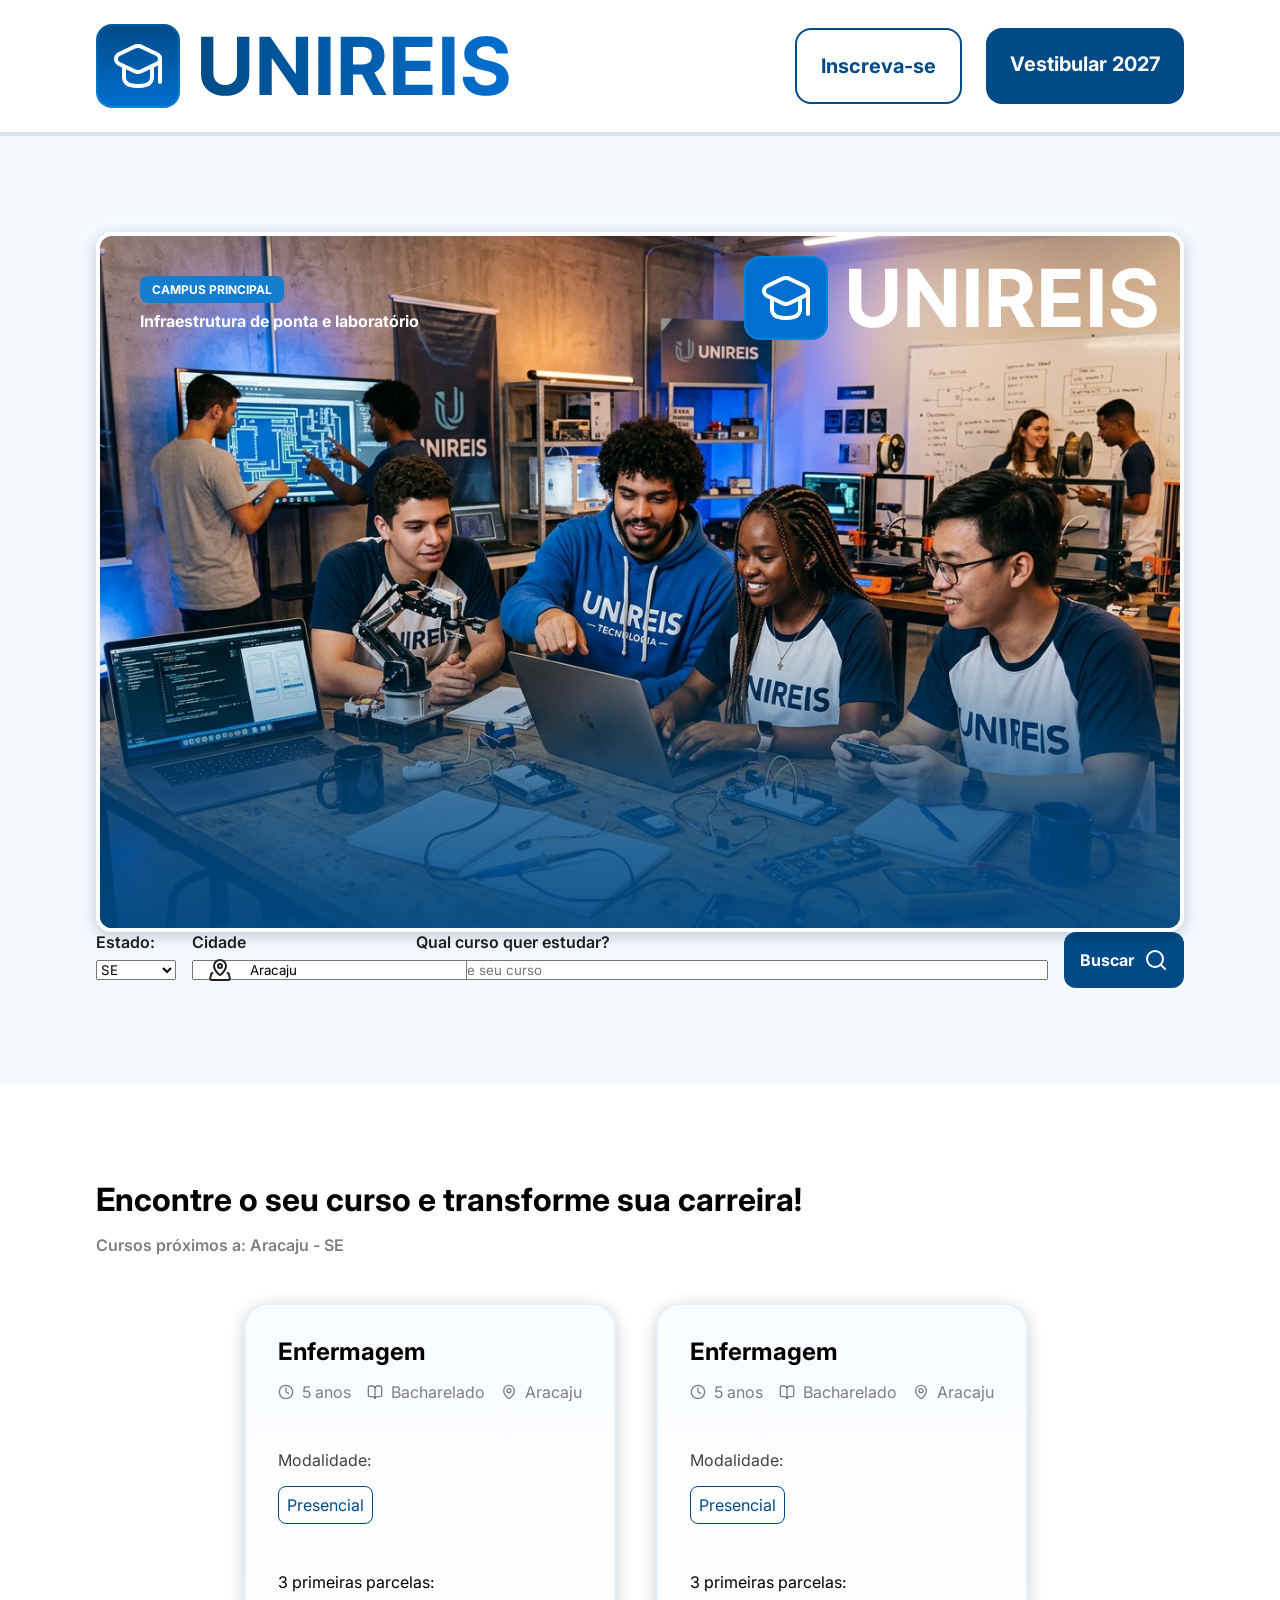
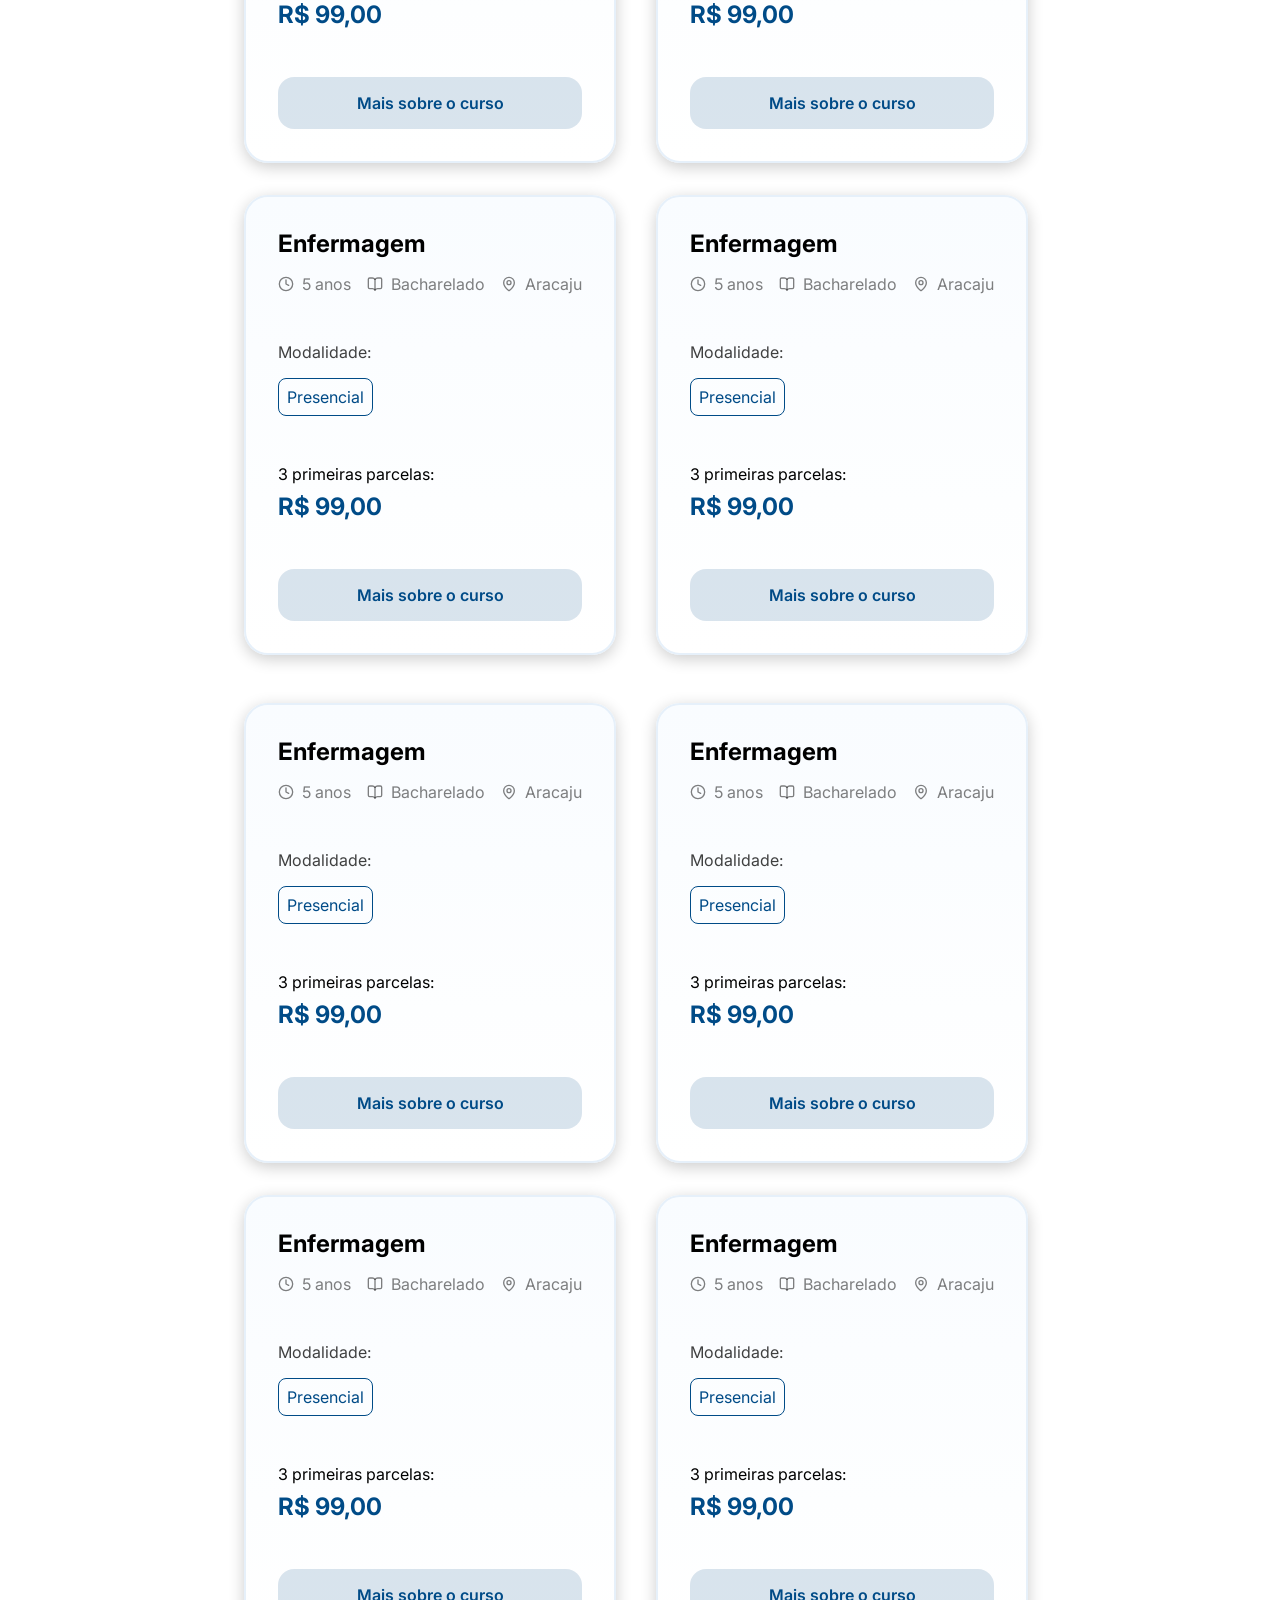
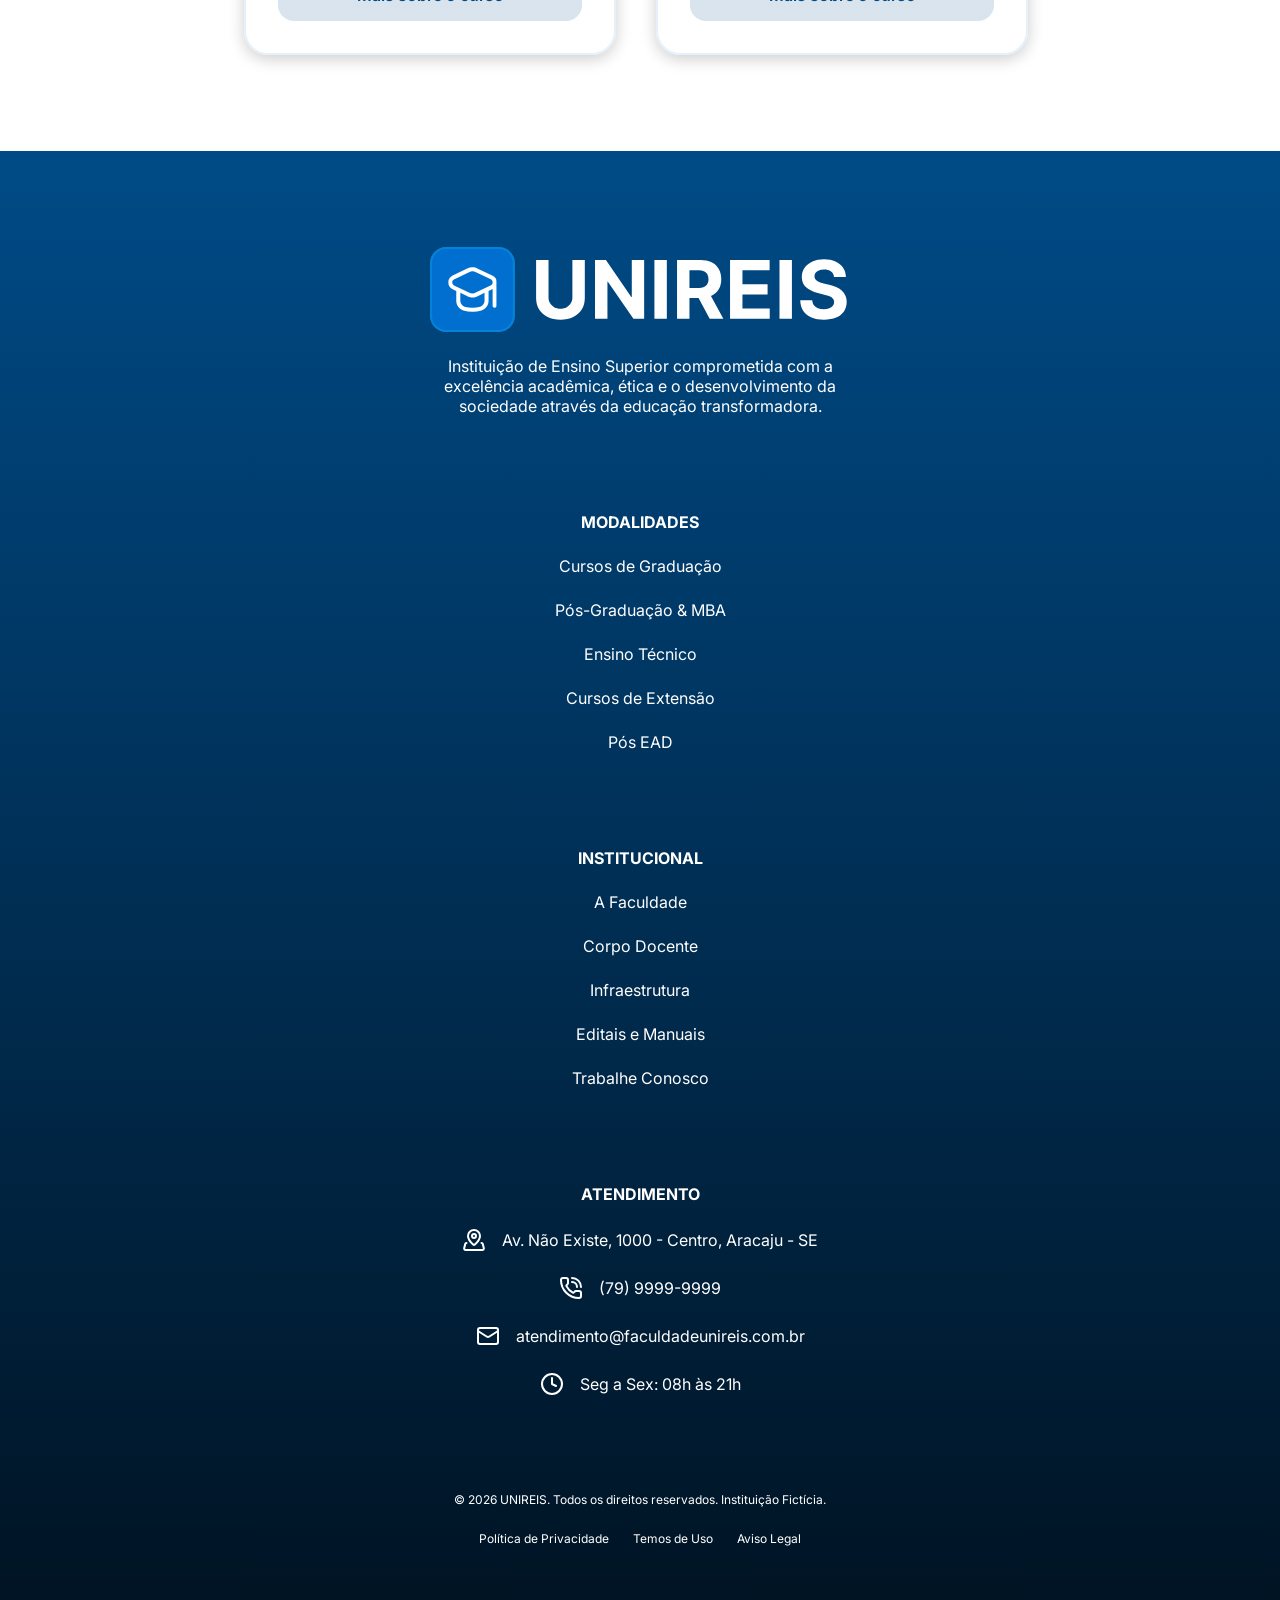
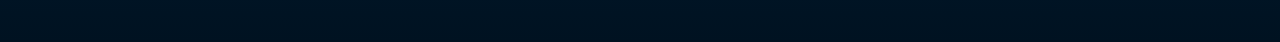
<file: Pages/curso.html>
<!DOCTYPE html>
<html lang="pt-br">
<head>
  <meta charset="UTF-8">
  <meta name="viewport" content="width=device-width, initial-scale=1.0">
  <link rel="shortcut icon" href="/assets/logo.svg" type="image/x-icon">
  <link rel="stylesheet" href="/styles/style_sec1_curso.css">
  <link rel="stylesheet" href="/styles/style_sec2_curso.css">
  <link rel="stylesheet" href="/styles/style_footer.css">
  <title>UNIREIS</title>
</head>
<body>
  <nav>
    <img src="/assets/logotipo.svg" alt="logotipo">
    <div class="buttons_curse">
      <a class="button_subscribe" href="/pages/curso.html">Inscreva-se</a>
      <a class="button_vestibular" href="/pages/curso.html">Vestibular 2027</a>
    </div>
  </nav>

  <div class="section_1">
    <div class="emphasis_ilustrator">
      <div class="ilustrator_info">
        <p class="emphasis_ilustrator_title">CAMPUS PRINCIPAL</p>
      </div>
      <p class="emphasis_ilustrator_description">Infraestrutura de ponta e laboratório</p>
    </div>
    
    <img class="logotipo" src="/assets/logotipo_2.svg" alt="logotipo_2">

    <div class="imagem_container">
      <img src="/assets/Ilustração de alunos.jpg" alt="">
    </div>


    <div class="search">
      <label class="search_field state_field" for="state">
        <span>Estado:</span>
        <select name="state" id="state">
          <option value="AC">AC</option>
          <option value="AL">AL</option>
          <option value="AP">AP</option>
          <option value="AM">AM</option>
          <option value="BA">BA</option>
          <option value="CE">CE</option>
          <option value="DF">DF</option>
          <option value="ES">ES</option>
          <option value="GO">GO</option>
          <option value="MA">MA</option>
          <option value="MT">MT</option>
          <option value="MS">MS</option>
          <option value="MG">MG</option>
          <option value="PA">PA</option>
          <option value="PB">PB</option>
          <option value="PR">PR</option>
          <option value="PE">PE</option>
          <option value="PI">PI</option>
          <option value="RJ">RJ</option>
          <option value="RN">RN</option>
          <option value="RS">RS</option>
          <option value="RO">RO</option>
          <option value="RR">RR</option>
          <option value="SC">SC</option>
          <option value="SP">SP</option>
          <option value="SE" selected>SE</option>
          <option value="TO">TO</option>
        </select>
      </label>

      <label class="search_field city_field" for="city">
        <span>Cidade</span>
        <div class="input_wrapper">
          <svg xmlns="http://www.w3.org/2000/svg" width="24" height="24" viewBox="0 0 24 24" fill="none" stroke="currentColor" stroke-width="2" stroke-linecap="round" stroke-linejoin="round" class="lucide lucide-map-pinned preview-icon"><path d="M18 8c0 3.613-3.869 7.429-5.393 8.795a1 1 0 01-1.214 0C9.87 15.429 6 11.613 6 8a6 6 0 0112 0"/><path d="M4.474 15h-.197a1 1 0 00-.969.753l-1.097 4.35a1.5 1.5 0 001.444 1.898L20.344 22a1.5 1.5 0 001.446-1.897l-1.098-4.35a1 1 0 00-.969-.753h-.197"/><circle cx="12" cy="8" r="2"/></svg>
          <input type="text" id="city" name="city" placeholder="Aracaju" value="Aracaju">
        </div>
      </label>

      <label class="search_field course_field" for="course">
        <span>Qual curso quer estudar?</span>
        <input type="text" id="course" name="course" placeholder="Encontre seu curso">
      </label>

      <button class="search_button" type="button">
        <span>Buscar</span>
        <svg xmlns="http://www.w3.org/2000/svg" width="24" height="24" viewBox="0 0 24 24" fill="none" stroke="currentColor" stroke-width="2" stroke-linecap="round" stroke-linejoin="round" class="lucide lucide-search preview-icon"><path d="m21 21-4.34-4.34"/><circle cx="11" cy="11" r="8"/></svg>
      </button>
    </div>
  </div>

  <div class="section_2">
    <div class="info">
      <p class="title">Encontre o seu curso e transforme sua carreira!</p>
      <p class="desc">Cursos próximos a: Aracaju - SE</p>
    </div>
    <div class="cards">
      <div class="card">
        <div class="info">
          <p class="title">Enfermagem</p>
          <div class="tags_container">
            <div class="tags">
              <svg xmlns="http://www.w3.org/2000/svg" width="24" height="24" viewBox="0 0 24 24" fill="none" stroke="currentColor" stroke-width="2" stroke-linecap="round" stroke-linejoin="round" class="lucide lucide-clock preview-icon"><circle cx="12" cy="12" r="10"/><path d="M12 6v6l4 2"/></svg>
              <p>5 anos</p>
            </div>
            <div class="tags">
              <svg xmlns="http://www.w3.org/2000/svg" width="24" height="24" viewBox="0 0 24 24" fill="none" stroke="currentColor" stroke-width="2" stroke-linecap="round" stroke-linejoin="round" class="lucide lucide-book-open preview-icon"><path d="M12 5v16"/><path d="M20.001 19A2 2 0 0022 17V5a2 2 0 00-1.999-2L16 3.002A5 5 0 0012 5a5 5 0 00-4-2H4a2 2 0 00-2 2v12a2 2 0 001.999 2H8a5 5 0 014 2 5 5 0 014-2z"/></svg>
              <p>Bacharelado</p>
            </div>
            <div class="tags">
              <svg xmlns="http://www.w3.org/2000/svg" width="24" height="24" viewBox="0 0 24 24" fill="none" stroke="currentColor" stroke-width="2" stroke-linecap="round" stroke-linejoin="round" class="lucide lucide-map-pin preview-icon"><path d="M20 10c0 4.993-5.539 10.193-7.399 11.799a1 1 0 0 1-1.202 0C9.539 20.193 4 14.993 4 10a8 8 0 0 1 16 0"/><circle cx="12" cy="10" r="3"/></svg>
              <p>Aracaju</p>
            </div>
          </div>
        </div>
    
        <div class="modality">
          <p>Modalidade:</p>
          <div class="type_modality">
            <p>Presencial</p>
          </div>
        </div>
    
        <div class="discount">
          <p class="title">3 primeiras parcelas:</p>
          <p class="price">R$ 99,00</p>
        </div>
    
        <a class="more" href="/pages/index.html">
          <span>Mais sobre o curso</span>
        </a>
      </div>

      <div class="card">
        <div class="info">
          <p class="title">Enfermagem</p>
          <div class="tags_container">
            <div class="tags">
              <svg xmlns="http://www.w3.org/2000/svg" width="24" height="24" viewBox="0 0 24 24" fill="none" stroke="currentColor" stroke-width="2" stroke-linecap="round" stroke-linejoin="round" class="lucide lucide-clock preview-icon"><circle cx="12" cy="12" r="10"/><path d="M12 6v6l4 2"/></svg>
              <p>5 anos</p>
            </div>
            <div class="tags">
              <svg xmlns="http://www.w3.org/2000/svg" width="24" height="24" viewBox="0 0 24 24" fill="none" stroke="currentColor" stroke-width="2" stroke-linecap="round" stroke-linejoin="round" class="lucide lucide-book-open preview-icon"><path d="M12 5v16"/><path d="M20.001 19A2 2 0 0022 17V5a2 2 0 00-1.999-2L16 3.002A5 5 0 0012 5a5 5 0 00-4-2H4a2 2 0 00-2 2v12a2 2 0 001.999 2H8a5 5 0 014 2 5 5 0 014-2z"/></svg>
              <p>Bacharelado</p>
            </div>
            <div class="tags">
              <svg xmlns="http://www.w3.org/2000/svg" width="24" height="24" viewBox="0 0 24 24" fill="none" stroke="currentColor" stroke-width="2" stroke-linecap="round" stroke-linejoin="round" class="lucide lucide-map-pin preview-icon"><path d="M20 10c0 4.993-5.539 10.193-7.399 11.799a1 1 0 0 1-1.202 0C9.539 20.193 4 14.993 4 10a8 8 0 0 1 16 0"/><circle cx="12" cy="10" r="3"/></svg>
              <p>Aracaju</p>
            </div>
          </div>
        </div>
    
        <div class="modality">
          <p>Modalidade:</p>
          <div class="type_modality">
            <p>Presencial</p>
          </div>
        </div>
    
        <div class="discount">
          <p class="title">3 primeiras parcelas:</p>
          <p class="price">R$ 99,00</p>
        </div>
    
        <a class="more" href="/pages/index.html">
          <span>Mais sobre o curso</span>
        </a>
      </div>

      <div class="card">
        <div class="info">
          <p class="title">Enfermagem</p>
          <div class="tags_container">
            <div class="tags">
              <svg xmlns="http://www.w3.org/2000/svg" width="24" height="24" viewBox="0 0 24 24" fill="none" stroke="currentColor" stroke-width="2" stroke-linecap="round" stroke-linejoin="round" class="lucide lucide-clock preview-icon"><circle cx="12" cy="12" r="10"/><path d="M12 6v6l4 2"/></svg>
              <p>5 anos</p>
            </div>
            <div class="tags">
              <svg xmlns="http://www.w3.org/2000/svg" width="24" height="24" viewBox="0 0 24 24" fill="none" stroke="currentColor" stroke-width="2" stroke-linecap="round" stroke-linejoin="round" class="lucide lucide-book-open preview-icon"><path d="M12 5v16"/><path d="M20.001 19A2 2 0 0022 17V5a2 2 0 00-1.999-2L16 3.002A5 5 0 0012 5a5 5 0 00-4-2H4a2 2 0 00-2 2v12a2 2 0 001.999 2H8a5 5 0 014 2 5 5 0 014-2z"/></svg>
              <p>Bacharelado</p>
            </div>
            <div class="tags">
              <svg xmlns="http://www.w3.org/2000/svg" width="24" height="24" viewBox="0 0 24 24" fill="none" stroke="currentColor" stroke-width="2" stroke-linecap="round" stroke-linejoin="round" class="lucide lucide-map-pin preview-icon"><path d="M20 10c0 4.993-5.539 10.193-7.399 11.799a1 1 0 0 1-1.202 0C9.539 20.193 4 14.993 4 10a8 8 0 0 1 16 0"/><circle cx="12" cy="10" r="3"/></svg>
              <p>Aracaju</p>
            </div>
          </div>
        </div>
    
        <div class="modality">
          <p>Modalidade:</p>
          <div class="type_modality">
            <p>Presencial</p>
          </div>
        </div>
    
        <div class="discount">
          <p class="title">3 primeiras parcelas:</p>
          <p class="price">R$ 99,00</p>
        </div>
    
        <a class="more" href="/pages/index.html">
          <span>Mais sobre o curso</span>
        </a>
      </div>
      
      <div class="card">
        <div class="info">
          <p class="title">Enfermagem</p>
          <div class="tags_container">
            <div class="tags">
              <svg xmlns="http://www.w3.org/2000/svg" width="24" height="24" viewBox="0 0 24 24" fill="none" stroke="currentColor" stroke-width="2" stroke-linecap="round" stroke-linejoin="round" class="lucide lucide-clock preview-icon"><circle cx="12" cy="12" r="10"/><path d="M12 6v6l4 2"/></svg>
              <p>5 anos</p>
            </div>
            <div class="tags">
              <svg xmlns="http://www.w3.org/2000/svg" width="24" height="24" viewBox="0 0 24 24" fill="none" stroke="currentColor" stroke-width="2" stroke-linecap="round" stroke-linejoin="round" class="lucide lucide-book-open preview-icon"><path d="M12 5v16"/><path d="M20.001 19A2 2 0 0022 17V5a2 2 0 00-1.999-2L16 3.002A5 5 0 0012 5a5 5 0 00-4-2H4a2 2 0 00-2 2v12a2 2 0 001.999 2H8a5 5 0 014 2 5 5 0 014-2z"/></svg>
              <p>Bacharelado</p>
            </div>
            <div class="tags">
              <svg xmlns="http://www.w3.org/2000/svg" width="24" height="24" viewBox="0 0 24 24" fill="none" stroke="currentColor" stroke-width="2" stroke-linecap="round" stroke-linejoin="round" class="lucide lucide-map-pin preview-icon"><path d="M20 10c0 4.993-5.539 10.193-7.399 11.799a1 1 0 0 1-1.202 0C9.539 20.193 4 14.993 4 10a8 8 0 0 1 16 0"/><circle cx="12" cy="10" r="3"/></svg>
              <p>Aracaju</p>
            </div>
          </div>
        </div>
    
        <div class="modality">
          <p>Modalidade:</p>
          <div class="type_modality">
            <p>Presencial</p>
          </div>
        </div>
    
        <div class="discount">
          <p class="title">3 primeiras parcelas:</p>
          <p class="price">R$ 99,00</p>
        </div>
    
        <a class="more" href="/pages/index.html">
          <span>Mais sobre o curso</span>
        </a>
      </div>
    </div>

    <div class="cards">
      <div class="card">
        <div class="info">
          <p class="title">Enfermagem</p>
          <div class="tags_container">
            <div class="tags">
              <svg xmlns="http://www.w3.org/2000/svg" width="24" height="24" viewBox="0 0 24 24" fill="none" stroke="currentColor" stroke-width="2" stroke-linecap="round" stroke-linejoin="round" class="lucide lucide-clock preview-icon"><circle cx="12" cy="12" r="10"/><path d="M12 6v6l4 2"/></svg>
              <p>5 anos</p>
            </div>
            <div class="tags">
              <svg xmlns="http://www.w3.org/2000/svg" width="24" height="24" viewBox="0 0 24 24" fill="none" stroke="currentColor" stroke-width="2" stroke-linecap="round" stroke-linejoin="round" class="lucide lucide-book-open preview-icon"><path d="M12 5v16"/><path d="M20.001 19A2 2 0 0022 17V5a2 2 0 00-1.999-2L16 3.002A5 5 0 0012 5a5 5 0 00-4-2H4a2 2 0 00-2 2v12a2 2 0 001.999 2H8a5 5 0 014 2 5 5 0 014-2z"/></svg>
              <p>Bacharelado</p>
            </div>
            <div class="tags">
              <svg xmlns="http://www.w3.org/2000/svg" width="24" height="24" viewBox="0 0 24 24" fill="none" stroke="currentColor" stroke-width="2" stroke-linecap="round" stroke-linejoin="round" class="lucide lucide-map-pin preview-icon"><path d="M20 10c0 4.993-5.539 10.193-7.399 11.799a1 1 0 0 1-1.202 0C9.539 20.193 4 14.993 4 10a8 8 0 0 1 16 0"/><circle cx="12" cy="10" r="3"/></svg>
              <p>Aracaju</p>
            </div>
          </div>
        </div>
    
        <div class="modality">
          <p>Modalidade:</p>
          <div class="type_modality">
            <p>Presencial</p>
          </div>
        </div>
    
        <div class="discount">
          <p class="title">3 primeiras parcelas:</p>
          <p class="price">R$ 99,00</p>
        </div>
    
        <a class="more" href="/pages/index.html">
          <span>Mais sobre o curso</span>
        </a>
      </div>

      <div class="card">
        <div class="info">
          <p class="title">Enfermagem</p>
          <div class="tags_container">
            <div class="tags">
              <svg xmlns="http://www.w3.org/2000/svg" width="24" height="24" viewBox="0 0 24 24" fill="none" stroke="currentColor" stroke-width="2" stroke-linecap="round" stroke-linejoin="round" class="lucide lucide-clock preview-icon"><circle cx="12" cy="12" r="10"/><path d="M12 6v6l4 2"/></svg>
              <p>5 anos</p>
            </div>
            <div class="tags">
              <svg xmlns="http://www.w3.org/2000/svg" width="24" height="24" viewBox="0 0 24 24" fill="none" stroke="currentColor" stroke-width="2" stroke-linecap="round" stroke-linejoin="round" class="lucide lucide-book-open preview-icon"><path d="M12 5v16"/><path d="M20.001 19A2 2 0 0022 17V5a2 2 0 00-1.999-2L16 3.002A5 5 0 0012 5a5 5 0 00-4-2H4a2 2 0 00-2 2v12a2 2 0 001.999 2H8a5 5 0 014 2 5 5 0 014-2z"/></svg>
              <p>Bacharelado</p>
            </div>
            <div class="tags">
              <svg xmlns="http://www.w3.org/2000/svg" width="24" height="24" viewBox="0 0 24 24" fill="none" stroke="currentColor" stroke-width="2" stroke-linecap="round" stroke-linejoin="round" class="lucide lucide-map-pin preview-icon"><path d="M20 10c0 4.993-5.539 10.193-7.399 11.799a1 1 0 0 1-1.202 0C9.539 20.193 4 14.993 4 10a8 8 0 0 1 16 0"/><circle cx="12" cy="10" r="3"/></svg>
              <p>Aracaju</p>
            </div>
          </div>
        </div>
    
        <div class="modality">
          <p>Modalidade:</p>
          <div class="type_modality">
            <p>Presencial</p>
          </div>
        </div>
    
        <div class="discount">
          <p class="title">3 primeiras parcelas:</p>
          <p class="price">R$ 99,00</p>
        </div>
    
        <a class="more" href="/pages/index.html">
          <span>Mais sobre o curso</span>
        </a>
      </div>

      <div class="card">
        <div class="info">
          <p class="title">Enfermagem</p>
          <div class="tags_container">
            <div class="tags">
              <svg xmlns="http://www.w3.org/2000/svg" width="24" height="24" viewBox="0 0 24 24" fill="none" stroke="currentColor" stroke-width="2" stroke-linecap="round" stroke-linejoin="round" class="lucide lucide-clock preview-icon"><circle cx="12" cy="12" r="10"/><path d="M12 6v6l4 2"/></svg>
              <p>5 anos</p>
            </div>
            <div class="tags">
              <svg xmlns="http://www.w3.org/2000/svg" width="24" height="24" viewBox="0 0 24 24" fill="none" stroke="currentColor" stroke-width="2" stroke-linecap="round" stroke-linejoin="round" class="lucide lucide-book-open preview-icon"><path d="M12 5v16"/><path d="M20.001 19A2 2 0 0022 17V5a2 2 0 00-1.999-2L16 3.002A5 5 0 0012 5a5 5 0 00-4-2H4a2 2 0 00-2 2v12a2 2 0 001.999 2H8a5 5 0 014 2 5 5 0 014-2z"/></svg>
              <p>Bacharelado</p>
            </div>
            <div class="tags">
              <svg xmlns="http://www.w3.org/2000/svg" width="24" height="24" viewBox="0 0 24 24" fill="none" stroke="currentColor" stroke-width="2" stroke-linecap="round" stroke-linejoin="round" class="lucide lucide-map-pin preview-icon"><path d="M20 10c0 4.993-5.539 10.193-7.399 11.799a1 1 0 0 1-1.202 0C9.539 20.193 4 14.993 4 10a8 8 0 0 1 16 0"/><circle cx="12" cy="10" r="3"/></svg>
              <p>Aracaju</p>
            </div>
          </div>
        </div>
    
        <div class="modality">
          <p>Modalidade:</p>
          <div class="type_modality">
            <p>Presencial</p>
          </div>
        </div>
    
        <div class="discount">
          <p class="title">3 primeiras parcelas:</p>
          <p class="price">R$ 99,00</p>
        </div>
    
        <a class="more" href="/pages/index.html">
          <span>Mais sobre o curso</span>
        </a>
      </div>

      <div class="card">
        <div class="info">
          <p class="title">Enfermagem</p>
          <div class="tags_container">
            <div class="tags">
              <svg xmlns="http://www.w3.org/2000/svg" width="24" height="24" viewBox="0 0 24 24" fill="none" stroke="currentColor" stroke-width="2" stroke-linecap="round" stroke-linejoin="round" class="lucide lucide-clock preview-icon"><circle cx="12" cy="12" r="10"/><path d="M12 6v6l4 2"/></svg>
              <p>5 anos</p>
            </div>
            <div class="tags">
              <svg xmlns="http://www.w3.org/2000/svg" width="24" height="24" viewBox="0 0 24 24" fill="none" stroke="currentColor" stroke-width="2" stroke-linecap="round" stroke-linejoin="round" class="lucide lucide-book-open preview-icon"><path d="M12 5v16"/><path d="M20.001 19A2 2 0 0022 17V5a2 2 0 00-1.999-2L16 3.002A5 5 0 0012 5a5 5 0 00-4-2H4a2 2 0 00-2 2v12a2 2 0 001.999 2H8a5 5 0 014 2 5 5 0 014-2z"/></svg>
              <p>Bacharelado</p>
            </div>
            <div class="tags">
              <svg xmlns="http://www.w3.org/2000/svg" width="24" height="24" viewBox="0 0 24 24" fill="none" stroke="currentColor" stroke-width="2" stroke-linecap="round" stroke-linejoin="round" class="lucide lucide-map-pin preview-icon"><path d="M20 10c0 4.993-5.539 10.193-7.399 11.799a1 1 0 0 1-1.202 0C9.539 20.193 4 14.993 4 10a8 8 0 0 1 16 0"/><circle cx="12" cy="10" r="3"/></svg>
              <p>Aracaju</p>
            </div>
          </div>
        </div>
    
        <div class="modality">
          <p>Modalidade:</p>
          <div class="type_modality">
            <p>Presencial</p>
          </div>
        </div>
    
        <div class="discount">
          <p class="title">3 primeiras parcelas:</p>
          <p class="price">R$ 99,00</p>
        </div>
    
        <a class="more" href="/pages/index.html">
          <span>Mais sobre o curso</span>
        </a>
      </div>
    </div>
  </div>

  <footer>
    <div class="highlights">
      <div class="biography_container">
        <img src="/assets/logotipo_2.svg" alt="logotipo_2">
        <p class="biography">Instituição de Ensino Superior comprometida com a excelência acadêmica, ética e o desenvolvimento da sociedade através da educação transformadora.</p>
      </div>
      <div class="options_container">
        <div class="options">
          <p class="option_title">MODALIDADES</p>
          <p class="option_info">Cursos de Graduação</p>
          <p class="option_info">Pós-Graduação & MBA</p>
          <p class="option_info">Ensino Técnico</p>
          <p class="option_info">Cursos de Extensão</p>
          <p class="option_info">Pós EAD</p>
        </div>
        <div class="options">
          <p class="option_title">INSTITUCIONAL</p>
          <p class="option_info">A Faculdade</p>
          <p class="option_info">Corpo Docente</p>
          <p class="option_info">Infraestrutura</p>
          <p class="option_info">Editais e Manuais</p>
          <p class="option_info">Trabalhe Conosco</p>
        </div>
        <div class="options">
          <p class="option_title">ATENDIMENTO</p>
          <div class="contact">
            <svg xmlns="http://www.w3.org/2000/svg" width="24" height="24" viewBox="0 0 24 24" fill="none" stroke="currentColor" stroke-width="2" stroke-linecap="round" stroke-linejoin="round" class="lucide lucide-map-pinned preview-icon"><path d="M18 8c0 3.613-3.869 7.429-5.393 8.795a1 1 0 01-1.214 0C9.87 15.429 6 11.613 6 8a6 6 0 0112 0"/><path d="M4.474 15h-.197a1 1 0 00-.969.753l-1.097 4.35a1.5 1.5 0 001.444 1.898L20.344 22a1.5 1.5 0 001.446-1.897l-1.098-4.35a1 1 0 00-.969-.753h-.197"/><circle cx="12" cy="8" r="2"/></svg>
            <p>Av. Não Existe, 1000 - Centro, Aracaju - SE</p>
          </div>
          <div class="contact">
            <svg xmlns="http://www.w3.org/2000/svg" width="24" height="24" viewBox="0 0 24 24" fill="none" stroke="currentColor" stroke-width="2" stroke-linecap="round" stroke-linejoin="round" class="lucide lucide-phone-call preview-icon"><path d="M13 2a9 9 0 0 1 9 9"/><path d="M13 6a5 5 0 0 1 5 5"/><path d="M13.832 16.568a1 1 0 0 0 1.213-.303l.355-.465A2 2 0 0 1 17 15h3a2 2 0 0 1 2 2v3a2 2 0 0 1-2 2A18 18 0 0 1 2 4a2 2 0 0 1 2-2h3a2 2 0 0 1 2 2v3a2 2 0 0 1-.8 1.6l-.468.351a1 1 0 0 0-.292 1.233 14 14 0 0 0 6.392 6.384"/></svg>
            <p>(79) 9999-9999</p>
          </div>
          <div class="contact">
            <svg xmlns="http://www.w3.org/2000/svg" width="24" height="24" viewBox="0 0 24 24" fill="none" stroke="currentColor" stroke-width="2" stroke-linecap="round" stroke-linejoin="round" class="lucide lucide-mail preview-icon"><path d="m22 7-8.991 5.727a2 2 0 0 1-2.009 0L2 7"/><rect x="2" y="4" width="20" height="16" rx="2"/></svg>
            <p>atendimento@faculdadeunireis.com.br</p>
          </div>
          <div class="contact">
            <svg xmlns="http://www.w3.org/2000/svg" width="24" height="24" viewBox="0 0 24 24" fill="none" stroke="currentColor" stroke-width="2" stroke-linecap="round" stroke-linejoin="round" class="lucide lucide-clock preview-icon"><circle cx="12" cy="12" r="10"/><path d="M12 6v6l4 2"/></svg>
            <p>Seg a Sex: 08h às 21h</p>
          </div>
        </div>
      </div>
    </div>

    <div class="copyright">
      <p>© 2026 UNIREIS. Todos os direitos reservados. Instituição Fictícia.</p>
      <div class="terms">
        <p>Política de Privacidade</p>
        <p>Temos de Uso</p>
        <p>Aviso Legal</p>
      </div>
    </div>
  </footer>
</body>
</html>
</file>
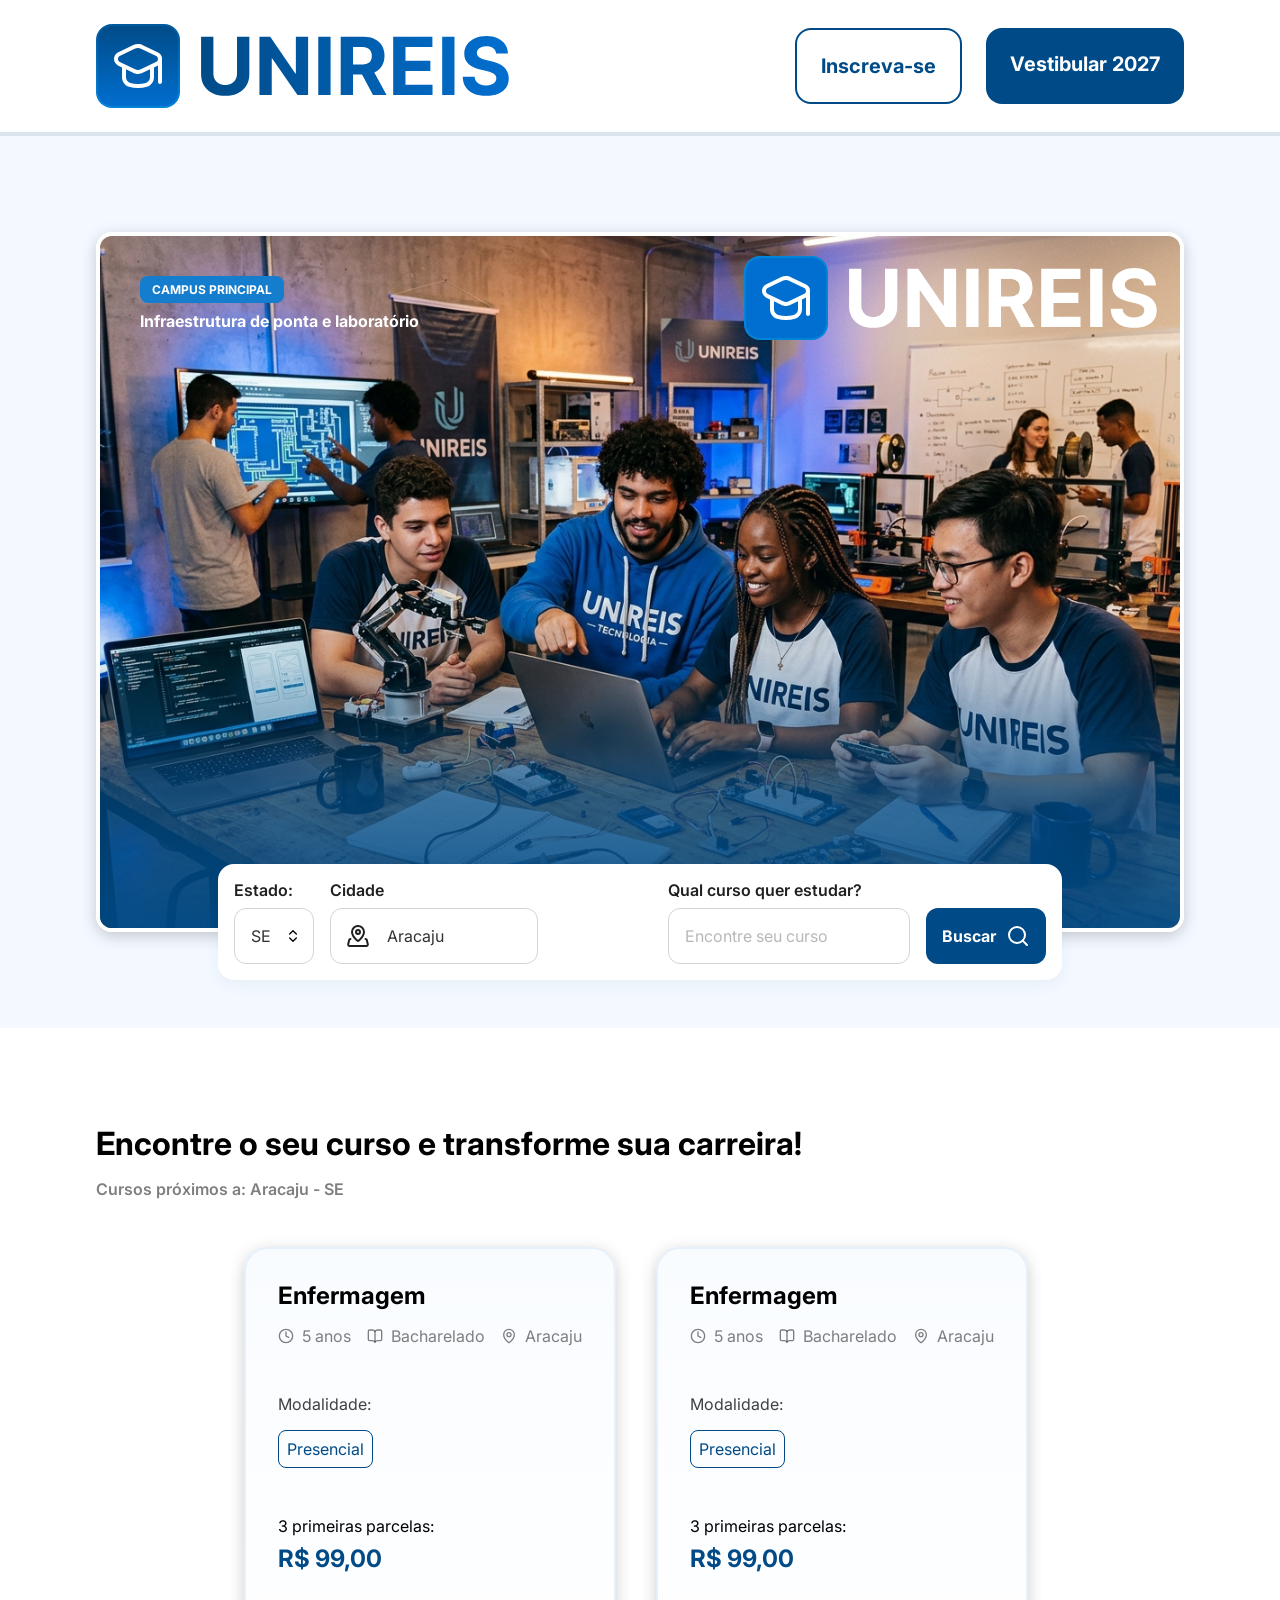
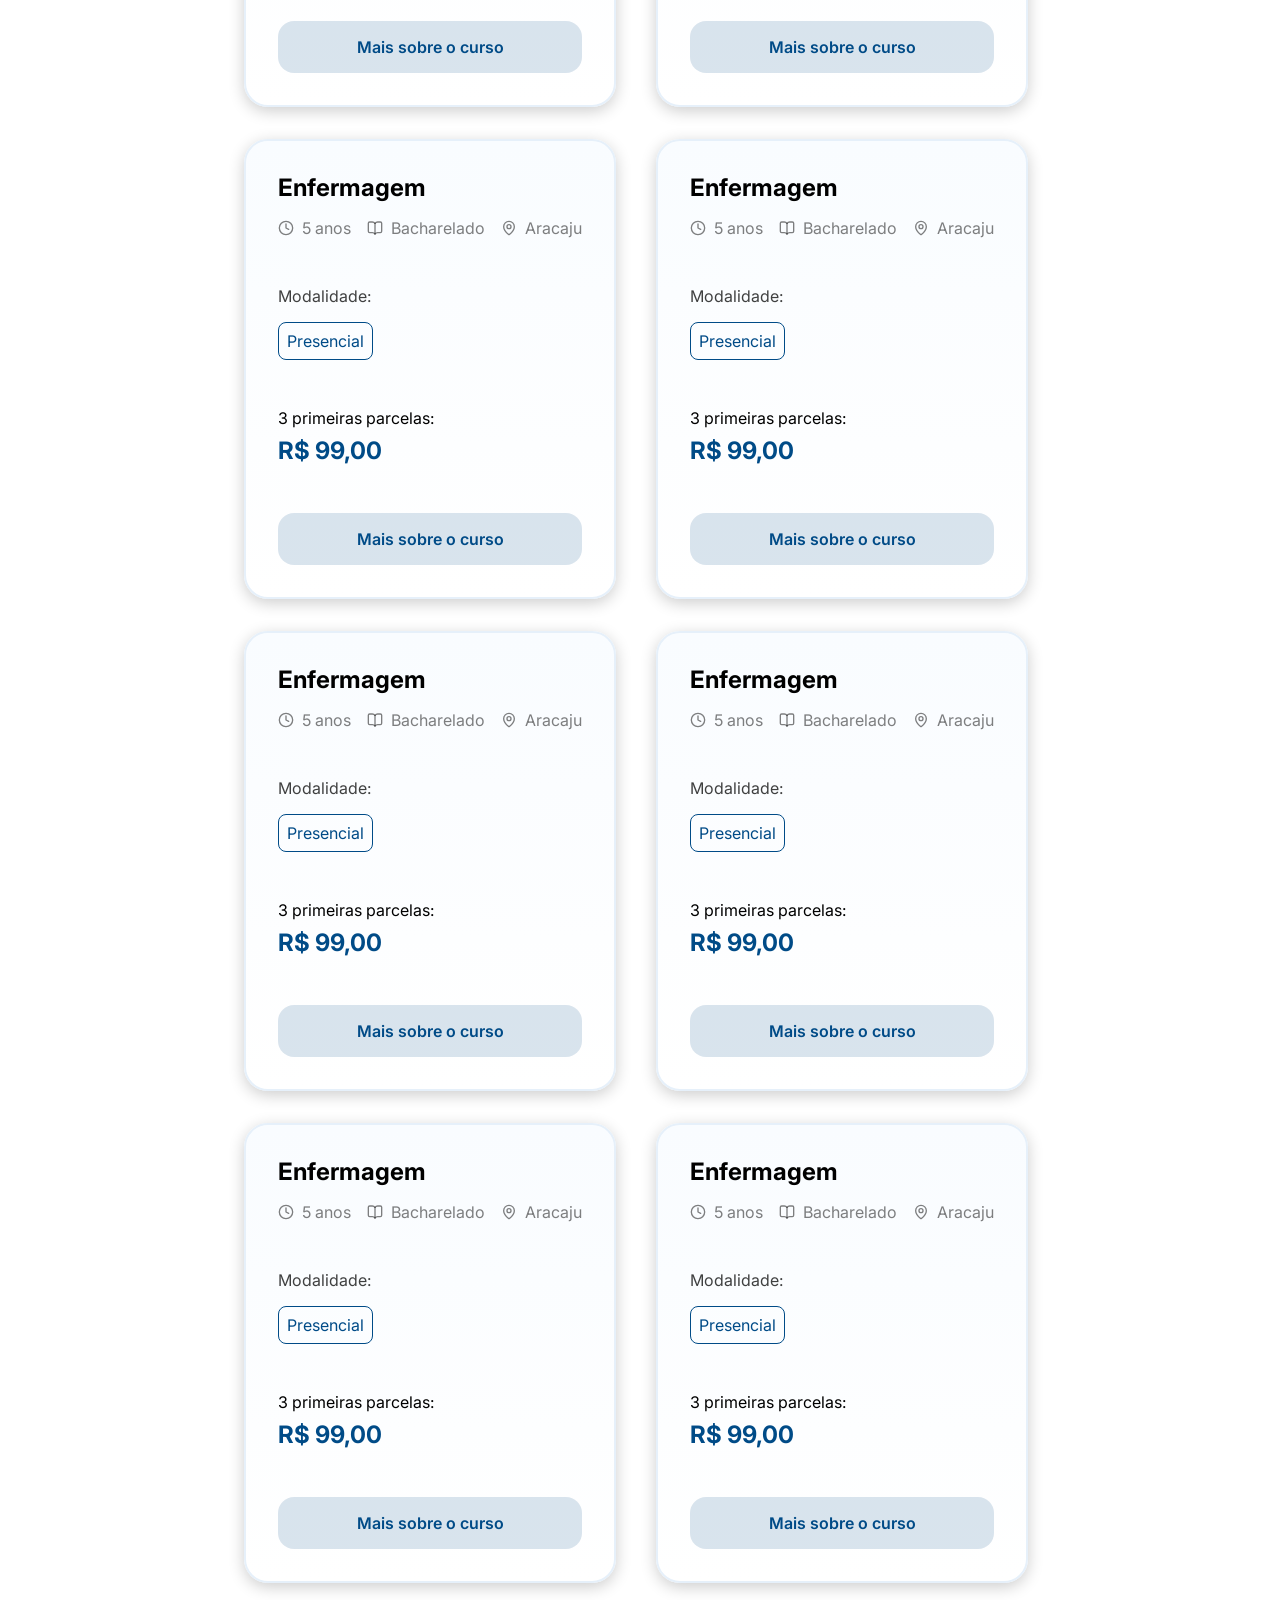
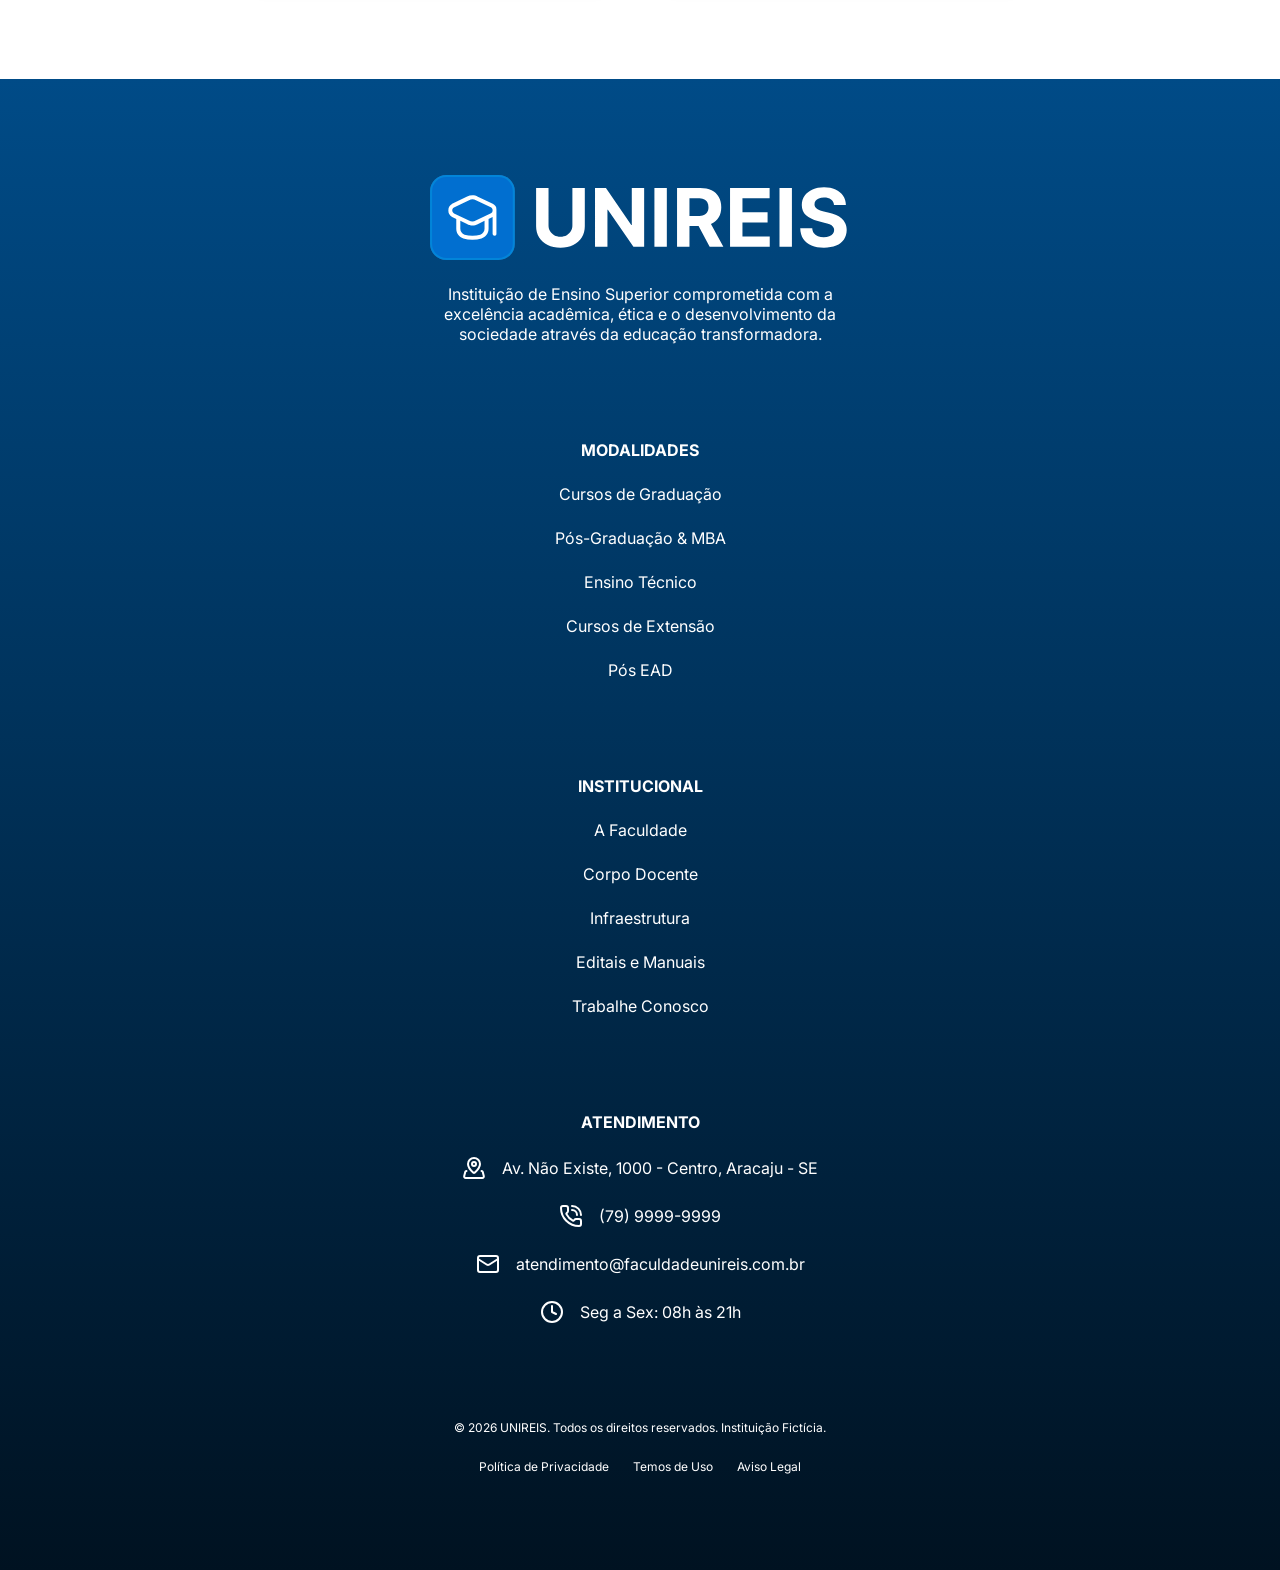
<file: pages/curso.html>
<!DOCTYPE html>
<html lang="pt-br">
<head>
  <meta charset="UTF-8">
  <meta name="viewport" content="width=device-width, initial-scale=1.0">
  <link rel="shortcut icon" href="../assets/logo.svg" type="image/x-icon">
  <link rel="stylesheet" href="../styles/style_sec1_curso.css">
  <link rel="stylesheet" href="../styles/style_sec2_curso.css">
  <link rel="stylesheet" href="../styles/style_footer.css">
  <title>UNIREIS</title>
</head>
<body>
  <nav>
    <img src="../assets/logotipo.svg" alt="logotipo">
    <div class="buttons_curse">
      <a class="button_subscribe" href="../pages/curso.html">Inscreva-se</a>
      <a class="button_vestibular" href="../pages/curso.html">Vestibular 2027</a>
    </div>
  </nav>

  <div class="section_1">
    <div class="emphasis_ilustrator">
      <div class="ilustrator_info">
        <p class="emphasis_ilustrator_title">CAMPUS PRINCIPAL</p>
      </div>
      <p class="emphasis_ilustrator_description">Infraestrutura de ponta e laboratório</p>
    </div>
    
    <img class="logotipo" src="../assets/logotipo_2.svg" alt="logotipo_2">

    <div class="imagem_container">
      <img src="../assets/Ilustração de alunos.jpg" alt="">
    </div>


    <div class="search_container">
      <div class="search">
        <label class="search_field state_field" for="state">
          <span>Estado:</span>
          <select name="state" id="state">
            <option value="AC">AC</option>
            <option value="AL">AL</option>
            <option value="AP">AP</option>
            <option value="AM">AM</option>
            <option value="BA">BA</option>
            <option value="CE">CE</option>
            <option value="DF">DF</option>
            <option value="ES">ES</option>
            <option value="GO">GO</option>
            <option value="MA">MA</option>
            <option value="MT">MT</option>
            <option value="MS">MS</option>
            <option value="MG">MG</option>
            <option value="PA">PA</option>
            <option value="PB">PB</option>
            <option value="PR">PR</option>
            <option value="PE">PE</option>
            <option value="PI">PI</option>
            <option value="RJ">RJ</option>
            <option value="RN">RN</option>
            <option value="RS">RS</option>
            <option value="RO">RO</option>
            <option value="RR">RR</option>
            <option value="SC">SC</option>
            <option value="SP">SP</option>
            <option value="SE" selected>SE</option>
            <option value="TO">TO</option>
          </select>
        </label>
  
        <label class="search_field city_field" for="city">
          <span>Cidade</span>
          <div class="input_wrapper">
            <svg xmlns="http://www.w3.org/2000/svg" width="24" height="24" viewBox="0 0 24 24" fill="none" stroke="currentColor" stroke-width="2" stroke-linecap="round" stroke-linejoin="round" class="lucide lucide-map-pinned preview-icon"><path d="M18 8c0 3.613-3.869 7.429-5.393 8.795a1 1 0 01-1.214 0C9.87 15.429 6 11.613 6 8a6 6 0 0112 0"/><path d="M4.474 15h-.197a1 1 0 00-.969.753l-1.097 4.35a1.5 1.5 0 001.444 1.898L20.344 22a1.5 1.5 0 001.446-1.897l-1.098-4.35a1 1 0 00-.969-.753h-.197"/><circle cx="12" cy="8" r="2"/></svg>
            <input type="text" id="city" name="city" placeholder="Aracaju" value="Aracaju">
          </div>
        </label>
      </div>

      <label class="search_field course_field" for="course">
        <span>Qual curso quer estudar?</span>
        <input type="text" id="course" name="course" placeholder="Encontre seu curso">
      </label>

      <button class="search_button" type="button">
        <span>Buscar</span>
        <svg xmlns="http://www.w3.org/2000/svg" width="24" height="24" viewBox="0 0 24 24" fill="none" stroke="currentColor" stroke-width="2" stroke-linecap="round" stroke-linejoin="round" class="lucide lucide-search preview-icon"><path d="m21 21-4.34-4.34"/><circle cx="11" cy="11" r="8"/></svg>
      </button>
    </div>
  </div>

  <div class="section_2">
    <div class="info">
      <p class="title">Encontre o seu curso e transforme sua carreira!</p>
      <p class="desc">Cursos próximos a: Aracaju - SE</p>
    </div>
    <div class="cards">
      <div class="card">
        <div class="info">
          <p class="title">Enfermagem</p>
          <div class="tags_container">
            <div class="tags">
              <svg xmlns="http://www.w3.org/2000/svg" width="24" height="24" viewBox="0 0 24 24" fill="none" stroke="currentColor" stroke-width="2" stroke-linecap="round" stroke-linejoin="round" class="lucide lucide-clock preview-icon"><circle cx="12" cy="12" r="10"/><path d="M12 6v6l4 2"/></svg>
              <p>5 anos</p>
            </div>
            <div class="tags">
              <svg xmlns="http://www.w3.org/2000/svg" width="24" height="24" viewBox="0 0 24 24" fill="none" stroke="currentColor" stroke-width="2" stroke-linecap="round" stroke-linejoin="round" class="lucide lucide-book-open preview-icon"><path d="M12 5v16"/><path d="M20.001 19A2 2 0 0022 17V5a2 2 0 00-1.999-2L16 3.002A5 5 0 0012 5a5 5 0 00-4-2H4a2 2 0 00-2 2v12a2 2 0 001.999 2H8a5 5 0 014 2 5 5 0 014-2z"/></svg>
              <p>Bacharelado</p>
            </div>
            <div class="tags">
              <svg xmlns="http://www.w3.org/2000/svg" width="24" height="24" viewBox="0 0 24 24" fill="none" stroke="currentColor" stroke-width="2" stroke-linecap="round" stroke-linejoin="round" class="lucide lucide-map-pin preview-icon"><path d="M20 10c0 4.993-5.539 10.193-7.399 11.799a1 1 0 0 1-1.202 0C9.539 20.193 4 14.993 4 10a8 8 0 0 1 16 0"/><circle cx="12" cy="10" r="3"/></svg>
              <p>Aracaju</p>
            </div>
          </div>
        </div>
    
        <div class="modality">
          <p>Modalidade:</p>
          <div class="type_modality">
            <p>Presencial</p>
          </div>
        </div>
    
        <div class="discount">
          <p class="title">3 primeiras parcelas:</p>
          <p class="price">R$ 99,00</p>
        </div>
    
        <a class="more" href="../pages/index.html">
          <span>Mais sobre o curso</span>
        </a>
      </div>

      <div class="card">
        <div class="info">
          <p class="title">Enfermagem</p>
          <div class="tags_container">
            <div class="tags">
              <svg xmlns="http://www.w3.org/2000/svg" width="24" height="24" viewBox="0 0 24 24" fill="none" stroke="currentColor" stroke-width="2" stroke-linecap="round" stroke-linejoin="round" class="lucide lucide-clock preview-icon"><circle cx="12" cy="12" r="10"/><path d="M12 6v6l4 2"/></svg>
              <p>5 anos</p>
            </div>
            <div class="tags">
              <svg xmlns="http://www.w3.org/2000/svg" width="24" height="24" viewBox="0 0 24 24" fill="none" stroke="currentColor" stroke-width="2" stroke-linecap="round" stroke-linejoin="round" class="lucide lucide-book-open preview-icon"><path d="M12 5v16"/><path d="M20.001 19A2 2 0 0022 17V5a2 2 0 00-1.999-2L16 3.002A5 5 0 0012 5a5 5 0 00-4-2H4a2 2 0 00-2 2v12a2 2 0 001.999 2H8a5 5 0 014 2 5 5 0 014-2z"/></svg>
              <p>Bacharelado</p>
            </div>
            <div class="tags">
              <svg xmlns="http://www.w3.org/2000/svg" width="24" height="24" viewBox="0 0 24 24" fill="none" stroke="currentColor" stroke-width="2" stroke-linecap="round" stroke-linejoin="round" class="lucide lucide-map-pin preview-icon"><path d="M20 10c0 4.993-5.539 10.193-7.399 11.799a1 1 0 0 1-1.202 0C9.539 20.193 4 14.993 4 10a8 8 0 0 1 16 0"/><circle cx="12" cy="10" r="3"/></svg>
              <p>Aracaju</p>
            </div>
          </div>
        </div>
    
        <div class="modality">
          <p>Modalidade:</p>
          <div class="type_modality">
            <p>Presencial</p>
          </div>
        </div>
    
        <div class="discount">
          <p class="title">3 primeiras parcelas:</p>
          <p class="price">R$ 99,00</p>
        </div>
    
        <a class="more" href="../pages/index.html">
          <span>Mais sobre o curso</span>
        </a>
      </div>

      <div class="card">
        <div class="info">
          <p class="title">Enfermagem</p>
          <div class="tags_container">
            <div class="tags">
              <svg xmlns="http://www.w3.org/2000/svg" width="24" height="24" viewBox="0 0 24 24" fill="none" stroke="currentColor" stroke-width="2" stroke-linecap="round" stroke-linejoin="round" class="lucide lucide-clock preview-icon"><circle cx="12" cy="12" r="10"/><path d="M12 6v6l4 2"/></svg>
              <p>5 anos</p>
            </div>
            <div class="tags">
              <svg xmlns="http://www.w3.org/2000/svg" width="24" height="24" viewBox="0 0 24 24" fill="none" stroke="currentColor" stroke-width="2" stroke-linecap="round" stroke-linejoin="round" class="lucide lucide-book-open preview-icon"><path d="M12 5v16"/><path d="M20.001 19A2 2 0 0022 17V5a2 2 0 00-1.999-2L16 3.002A5 5 0 0012 5a5 5 0 00-4-2H4a2 2 0 00-2 2v12a2 2 0 001.999 2H8a5 5 0 014 2 5 5 0 014-2z"/></svg>
              <p>Bacharelado</p>
            </div>
            <div class="tags">
              <svg xmlns="http://www.w3.org/2000/svg" width="24" height="24" viewBox="0 0 24 24" fill="none" stroke="currentColor" stroke-width="2" stroke-linecap="round" stroke-linejoin="round" class="lucide lucide-map-pin preview-icon"><path d="M20 10c0 4.993-5.539 10.193-7.399 11.799a1 1 0 0 1-1.202 0C9.539 20.193 4 14.993 4 10a8 8 0 0 1 16 0"/><circle cx="12" cy="10" r="3"/></svg>
              <p>Aracaju</p>
            </div>
          </div>
        </div>
    
        <div class="modality">
          <p>Modalidade:</p>
          <div class="type_modality">
            <p>Presencial</p>
          </div>
        </div>
    
        <div class="discount">
          <p class="title">3 primeiras parcelas:</p>
          <p class="price">R$ 99,00</p>
        </div>
    
        <a class="more" href="../pages/index.html">
          <span>Mais sobre o curso</span>
        </a>
      </div>

      <div class="card">
        <div class="info">
          <p class="title">Enfermagem</p>
          <div class="tags_container">
            <div class="tags">
              <svg xmlns="http://www.w3.org/2000/svg" width="24" height="24" viewBox="0 0 24 24" fill="none" stroke="currentColor" stroke-width="2" stroke-linecap="round" stroke-linejoin="round" class="lucide lucide-clock preview-icon"><circle cx="12" cy="12" r="10"/><path d="M12 6v6l4 2"/></svg>
              <p>5 anos</p>
            </div>
            <div class="tags">
              <svg xmlns="http://www.w3.org/2000/svg" width="24" height="24" viewBox="0 0 24 24" fill="none" stroke="currentColor" stroke-width="2" stroke-linecap="round" stroke-linejoin="round" class="lucide lucide-book-open preview-icon"><path d="M12 5v16"/><path d="M20.001 19A2 2 0 0022 17V5a2 2 0 00-1.999-2L16 3.002A5 5 0 0012 5a5 5 0 00-4-2H4a2 2 0 00-2 2v12a2 2 0 001.999 2H8a5 5 0 014 2 5 5 0 014-2z"/></svg>
              <p>Bacharelado</p>
            </div>
            <div class="tags">
              <svg xmlns="http://www.w3.org/2000/svg" width="24" height="24" viewBox="0 0 24 24" fill="none" stroke="currentColor" stroke-width="2" stroke-linecap="round" stroke-linejoin="round" class="lucide lucide-map-pin preview-icon"><path d="M20 10c0 4.993-5.539 10.193-7.399 11.799a1 1 0 0 1-1.202 0C9.539 20.193 4 14.993 4 10a8 8 0 0 1 16 0"/><circle cx="12" cy="10" r="3"/></svg>
              <p>Aracaju</p>
            </div>
          </div>
        </div>
    
        <div class="modality">
          <p>Modalidade:</p>
          <div class="type_modality">
            <p>Presencial</p>
          </div>
        </div>
    
        <div class="discount">
          <p class="title">3 primeiras parcelas:</p>
          <p class="price">R$ 99,00</p>
        </div>
    
        <a class="more" href="../pages/index.html">
          <span>Mais sobre o curso</span>
        </a>
      </div>

      <div class="card">
        <div class="info">
          <p class="title">Enfermagem</p>
          <div class="tags_container">
            <div class="tags">
              <svg xmlns="http://www.w3.org/2000/svg" width="24" height="24" viewBox="0 0 24 24" fill="none" stroke="currentColor" stroke-width="2" stroke-linecap="round" stroke-linejoin="round" class="lucide lucide-clock preview-icon"><circle cx="12" cy="12" r="10"/><path d="M12 6v6l4 2"/></svg>
              <p>5 anos</p>
            </div>
            <div class="tags">
              <svg xmlns="http://www.w3.org/2000/svg" width="24" height="24" viewBox="0 0 24 24" fill="none" stroke="currentColor" stroke-width="2" stroke-linecap="round" stroke-linejoin="round" class="lucide lucide-book-open preview-icon"><path d="M12 5v16"/><path d="M20.001 19A2 2 0 0022 17V5a2 2 0 00-1.999-2L16 3.002A5 5 0 0012 5a5 5 0 00-4-2H4a2 2 0 00-2 2v12a2 2 0 001.999 2H8a5 5 0 014 2 5 5 0 014-2z"/></svg>
              <p>Bacharelado</p>
            </div>
            <div class="tags">
              <svg xmlns="http://www.w3.org/2000/svg" width="24" height="24" viewBox="0 0 24 24" fill="none" stroke="currentColor" stroke-width="2" stroke-linecap="round" stroke-linejoin="round" class="lucide lucide-map-pin preview-icon"><path d="M20 10c0 4.993-5.539 10.193-7.399 11.799a1 1 0 0 1-1.202 0C9.539 20.193 4 14.993 4 10a8 8 0 0 1 16 0"/><circle cx="12" cy="10" r="3"/></svg>
              <p>Aracaju</p>
            </div>
          </div>
        </div>
    
        <div class="modality">
          <p>Modalidade:</p>
          <div class="type_modality">
            <p>Presencial</p>
          </div>
        </div>
    
        <div class="discount">
          <p class="title">3 primeiras parcelas:</p>
          <p class="price">R$ 99,00</p>
        </div>
    
        <a class="more" href="../pages/index.html">
          <span>Mais sobre o curso</span>
        </a>
      </div>

      <div class="card">
        <div class="info">
          <p class="title">Enfermagem</p>
          <div class="tags_container">
            <div class="tags">
              <svg xmlns="http://www.w3.org/2000/svg" width="24" height="24" viewBox="0 0 24 24" fill="none" stroke="currentColor" stroke-width="2" stroke-linecap="round" stroke-linejoin="round" class="lucide lucide-clock preview-icon"><circle cx="12" cy="12" r="10"/><path d="M12 6v6l4 2"/></svg>
              <p>5 anos</p>
            </div>
            <div class="tags">
              <svg xmlns="http://www.w3.org/2000/svg" width="24" height="24" viewBox="0 0 24 24" fill="none" stroke="currentColor" stroke-width="2" stroke-linecap="round" stroke-linejoin="round" class="lucide lucide-book-open preview-icon"><path d="M12 5v16"/><path d="M20.001 19A2 2 0 0022 17V5a2 2 0 00-1.999-2L16 3.002A5 5 0 0012 5a5 5 0 00-4-2H4a2 2 0 00-2 2v12a2 2 0 001.999 2H8a5 5 0 014 2 5 5 0 014-2z"/></svg>
              <p>Bacharelado</p>
            </div>
            <div class="tags">
              <svg xmlns="http://www.w3.org/2000/svg" width="24" height="24" viewBox="0 0 24 24" fill="none" stroke="currentColor" stroke-width="2" stroke-linecap="round" stroke-linejoin="round" class="lucide lucide-map-pin preview-icon"><path d="M20 10c0 4.993-5.539 10.193-7.399 11.799a1 1 0 0 1-1.202 0C9.539 20.193 4 14.993 4 10a8 8 0 0 1 16 0"/><circle cx="12" cy="10" r="3"/></svg>
              <p>Aracaju</p>
            </div>
          </div>
        </div>
    
        <div class="modality">
          <p>Modalidade:</p>
          <div class="type_modality">
            <p>Presencial</p>
          </div>
        </div>
    
        <div class="discount">
          <p class="title">3 primeiras parcelas:</p>
          <p class="price">R$ 99,00</p>
        </div>
    
        <a class="more" href="../pages/index.html">
          <span>Mais sobre o curso</span>
        </a>
      </div>
      
      <div class="card">
        <div class="info">
          <p class="title">Enfermagem</p>
          <div class="tags_container">
            <div class="tags">
              <svg xmlns="http://www.w3.org/2000/svg" width="24" height="24" viewBox="0 0 24 24" fill="none" stroke="currentColor" stroke-width="2" stroke-linecap="round" stroke-linejoin="round" class="lucide lucide-clock preview-icon"><circle cx="12" cy="12" r="10"/><path d="M12 6v6l4 2"/></svg>
              <p>5 anos</p>
            </div>
            <div class="tags">
              <svg xmlns="http://www.w3.org/2000/svg" width="24" height="24" viewBox="0 0 24 24" fill="none" stroke="currentColor" stroke-width="2" stroke-linecap="round" stroke-linejoin="round" class="lucide lucide-book-open preview-icon"><path d="M12 5v16"/><path d="M20.001 19A2 2 0 0022 17V5a2 2 0 00-1.999-2L16 3.002A5 5 0 0012 5a5 5 0 00-4-2H4a2 2 0 00-2 2v12a2 2 0 001.999 2H8a5 5 0 014 2 5 5 0 014-2z"/></svg>
              <p>Bacharelado</p>
            </div>
            <div class="tags">
              <svg xmlns="http://www.w3.org/2000/svg" width="24" height="24" viewBox="0 0 24 24" fill="none" stroke="currentColor" stroke-width="2" stroke-linecap="round" stroke-linejoin="round" class="lucide lucide-map-pin preview-icon"><path d="M20 10c0 4.993-5.539 10.193-7.399 11.799a1 1 0 0 1-1.202 0C9.539 20.193 4 14.993 4 10a8 8 0 0 1 16 0"/><circle cx="12" cy="10" r="3"/></svg>
              <p>Aracaju</p>
            </div>
          </div>
        </div>
    
        <div class="modality">
          <p>Modalidade:</p>
          <div class="type_modality">
            <p>Presencial</p>
          </div>
        </div>
    
        <div class="discount">
          <p class="title">3 primeiras parcelas:</p>
          <p class="price">R$ 99,00</p>
        </div>
    
        <a class="more" href="../pages/index.html">
          <span>Mais sobre o curso</span>
        </a>
      </div>
      
      <div class="card">
        <div class="info">
          <p class="title">Enfermagem</p>
          <div class="tags_container">
            <div class="tags">
              <svg xmlns="http://www.w3.org/2000/svg" width="24" height="24" viewBox="0 0 24 24" fill="none" stroke="currentColor" stroke-width="2" stroke-linecap="round" stroke-linejoin="round" class="lucide lucide-clock preview-icon"><circle cx="12" cy="12" r="10"/><path d="M12 6v6l4 2"/></svg>
              <p>5 anos</p>
            </div>
            <div class="tags">
              <svg xmlns="http://www.w3.org/2000/svg" width="24" height="24" viewBox="0 0 24 24" fill="none" stroke="currentColor" stroke-width="2" stroke-linecap="round" stroke-linejoin="round" class="lucide lucide-book-open preview-icon"><path d="M12 5v16"/><path d="M20.001 19A2 2 0 0022 17V5a2 2 0 00-1.999-2L16 3.002A5 5 0 0012 5a5 5 0 00-4-2H4a2 2 0 00-2 2v12a2 2 0 001.999 2H8a5 5 0 014 2 5 5 0 014-2z"/></svg>
              <p>Bacharelado</p>
            </div>
            <div class="tags">
              <svg xmlns="http://www.w3.org/2000/svg" width="24" height="24" viewBox="0 0 24 24" fill="none" stroke="currentColor" stroke-width="2" stroke-linecap="round" stroke-linejoin="round" class="lucide lucide-map-pin preview-icon"><path d="M20 10c0 4.993-5.539 10.193-7.399 11.799a1 1 0 0 1-1.202 0C9.539 20.193 4 14.993 4 10a8 8 0 0 1 16 0"/><circle cx="12" cy="10" r="3"/></svg>
              <p>Aracaju</p>
            </div>
          </div>
        </div>
    
        <div class="modality">
          <p>Modalidade:</p>
          <div class="type_modality">
            <p>Presencial</p>
          </div>
        </div>
    
        <div class="discount">
          <p class="title">3 primeiras parcelas:</p>
          <p class="price">R$ 99,00</p>
        </div>
    
        <a class="more" href="../pages/index.html">
          <span>Mais sobre o curso</span>
        </a>
      </div>
    </div>
  </div>

  <footer>
    <div class="highlights">
      <div class="biography_container">
        <img src="../assets/logotipo_2.svg" alt="logotipo_2">
        <p class="biography">Instituição de Ensino Superior comprometida com a excelência acadêmica, ética e o desenvolvimento da sociedade através da educação transformadora.</p>
      </div>
      <div class="options_container">
        <div class="options">
          <p class="option_title">MODALIDADES</p>
          <p class="option_info">Cursos de Graduação</p>
          <p class="option_info">Pós-Graduação & MBA</p>
          <p class="option_info">Ensino Técnico</p>
          <p class="option_info">Cursos de Extensão</p>
          <p class="option_info">Pós EAD</p>
        </div>
        <div class="options">
          <p class="option_title">INSTITUCIONAL</p>
          <p class="option_info">A Faculdade</p>
          <p class="option_info">Corpo Docente</p>
          <p class="option_info">Infraestrutura</p>
          <p class="option_info">Editais e Manuais</p>
          <p class="option_info">Trabalhe Conosco</p>
        </div>
        <div class="options">
          <p class="option_title">ATENDIMENTO</p>
          <div class="contact">
            <svg xmlns="http://www.w3.org/2000/svg" width="24" height="24" viewBox="0 0 24 24" fill="none" stroke="currentColor" stroke-width="2" stroke-linecap="round" stroke-linejoin="round" class="lucide lucide-map-pinned preview-icon"><path d="M18 8c0 3.613-3.869 7.429-5.393 8.795a1 1 0 01-1.214 0C9.87 15.429 6 11.613 6 8a6 6 0 0112 0"/><path d="M4.474 15h-.197a1 1 0 00-.969.753l-1.097 4.35a1.5 1.5 0 001.444 1.898L20.344 22a1.5 1.5 0 001.446-1.897l-1.098-4.35a1 1 0 00-.969-.753h-.197"/><circle cx="12" cy="8" r="2"/></svg>
            <p>Av. Não Existe, 1000 - Centro, Aracaju - SE</p>
          </div>
          <div class="contact">
            <svg xmlns="http://www.w3.org/2000/svg" width="24" height="24" viewBox="0 0 24 24" fill="none" stroke="currentColor" stroke-width="2" stroke-linecap="round" stroke-linejoin="round" class="lucide lucide-phone-call preview-icon"><path d="M13 2a9 9 0 0 1 9 9"/><path d="M13 6a5 5 0 0 1 5 5"/><path d="M13.832 16.568a1 1 0 0 0 1.213-.303l.355-.465A2 2 0 0 1 17 15h3a2 2 0 0 1 2 2v3a2 2 0 0 1-2 2A18 18 0 0 1 2 4a2 2 0 0 1 2-2h3a2 2 0 0 1 2 2v3a2 2 0 0 1-.8 1.6l-.468.351a1 1 0 0 0-.292 1.233 14 14 0 0 0 6.392 6.384"/></svg>
            <p>(79) 9999-9999</p>
          </div>
          <div class="contact">
            <svg xmlns="http://www.w3.org/2000/svg" width="24" height="24" viewBox="0 0 24 24" fill="none" stroke="currentColor" stroke-width="2" stroke-linecap="round" stroke-linejoin="round" class="lucide lucide-mail preview-icon"><path d="m22 7-8.991 5.727a2 2 0 0 1-2.009 0L2 7"/><rect x="2" y="4" width="20" height="16" rx="2"/></svg>
            <p>atendimento@faculdadeunireis.com.br</p>
          </div>
          <div class="contact">
            <svg xmlns="http://www.w3.org/2000/svg" width="24" height="24" viewBox="0 0 24 24" fill="none" stroke="currentColor" stroke-width="2" stroke-linecap="round" stroke-linejoin="round" class="lucide lucide-clock preview-icon"><circle cx="12" cy="12" r="10"/><path d="M12 6v6l4 2"/></svg>
            <p>Seg a Sex: 08h às 21h</p>
          </div>
        </div>
      </div>
    </div>

    <div class="copyright">
      <p>© 2026 UNIREIS. Todos os direitos reservados. Instituição Fictícia.</p>
      <div class="terms">
        <p>Política de Privacidade</p>
        <p>Temos de Uso</p>
        <p>Aviso Legal</p>
      </div>
    </div>
  </footer>
</body>
</html>
</file>
<file: styles/style_sec1_index.css>
.section_1 {
  display: flex;
  justify-content: space-around;
  align-items: center;

  padding: 96px;
  background-color: #F3F9FF;
}

.section_1 .info {
  display: flex;
  flex-direction: column;
  gap: 48px;

  width: fit-content;
  max-width: 780px;
}

.section_1 .badge_info {
  display: inline-flex;
  justify-content: center;
  align-items: center;
  gap: 16px;

  width: fit-content;

  padding: 16px 24px;
  background-color: #E6F0FA;
  border-radius: 100px;
}

.badge_dot {
  width: 16px;
  height: 16px;

  flex-shrink: 0;

  background-color: #016FD0;
  border-radius: 50%;
}

.badge_info p {
  font-size: 24px;
  font-weight: 700;
  color: #004B87;
}

.slogan_text, .slogan_span {
  font-size: 48px;
  font-weight: 700;
}

.slogan_span {
  color: #004B87;
}

.description {
  font-size: 24px;
  color: #435463;
}

.modalities {
  display: flex;
  flex-direction: column;
  gap: 24px;
}

.modalities .info {
  font-size: 16px;
  font-weight: 700;
  color: #90A1AF;
}

.buttons_modalities {
  display: flex;
  gap: 16px;
}

.button_modalities {
  display: flex;
  justify-content: center;
  align-items: center;
  gap: 16px;

  padding: 16px;
  border-radius: 12px;

  border: 2px solid rgba(1, 111, 208, 0.500);
  outline: none;
  background-color: white;
  color: #004B87;

  font-size: 20px;
  font-weight: 700;
  white-space: nowrap;
}

.button_modalities_select {
  background-color: #004B87;
  color: white;

  border: none;
}

.button_modalities_select .arrow_icon {
  color: rgba(250, 250, 250, 0.500);
}

.arrow_icon {
  color: rgba(0, 74, 135, 0.500);
}

.line {
  width: 100%;
  height: 2px;

  border-radius: 100px;

  background-color: rgba(0, 74, 135, 0.250);
}

.emphasis_container {
  display: flex;
  gap: 96px;
}

.emphasis {
  display: flex;
  flex-direction: column;
  gap: 4px;
}

.emphasis_title {
  font-size: 32px;
  font-weight: 700;
  color: #004B87;
}

.emphasis_description {
  font-size: 16px;
  font-weight: 700;
  color: #435463;
}

.ilustrator {
  position: relative;

  width: 684px;
  height: 666px;
}

.imagem_container {
  position: relative;

  width: 100%;
  height: 100%;
  overflow: hidden;

  display: flex;
  align-items: center;
  justify-content: center;

  border: 4px solid white;
  border-radius: 16px;

  box-shadow: 0 4px 16px rgba(0, 0, 0, 0.20);
}

.imagem_container img {
  height: 100%;
  width: auto;
  max-width: none;
  object-fit: cover;

  transform: translateX(-60px);
}

.imagem_container::after {
  content: "";
  position: absolute;
  inset: 0;

  background: linear-gradient(
    to top,
    rgba(0, 75, 135, 0.95) 0%,
    rgba(0, 75, 135, 0.75) 20%,
    rgba(0, 75, 135, 0.35) 30%,
    rgba(0, 75, 135, 0.08) 40%,
    transparent 70%
  );

  pointer-events: none;
}

.badge {
  position: absolute;
  z-index: 2;

  display: flex;
  align-items: center;
  gap: 16px;

  padding: 16px;
  background-color: white;
  border-radius: 16px;

  box-shadow: 0 4px 16px rgba(0, 0, 0, 0.20);
}

.badge_top {
    top: -36px;
    left: -48px;
}

.badge_bottom {
    right: -48px;
    bottom: -36px;
}

.badge_icon {
  padding: 12px;
  border-radius: 100px;
}

.badge_icon svg {
  display: block;
}

.check {
  background-color: rgba(0, 255, 0, 0.15);
  color: rgb(0, 128, 0);
}

.user_star {
  background-color: rgba(0, 136, 255, 0.15);
  color: #004B87;
}

.badge_card {
  display: flex;
  flex-direction: column;
  gap: 4px;
}

.badge_title, .badge_description {
  font-size: 14px;
  font-weight: 700;
}

.badge_description {
  color: rgba(0, 0, 0, 0.5);
}

.emphasis_ilustrator {
    position: absolute;
    z-index: 2;

    left: 24px;
    bottom: 24px;

    display: flex;
    flex-direction: column;
    gap: 8px;

    color: white;
}

.ilustrator_info {
    width: fit-content;
    padding: 6px 12px;

    background-color: #147DCE;
    border-radius: 8px;
}

.emphasis_ilustrator_title {
    font-size: 12px;
    font-weight: 700;
}

.emphasis_ilustrator_description {
    font-size: 16px;
    font-weight: 700;
}

@media (max-width: 1720px) {
  .section_1 {
    flex-direction: column;
    justify-content: center;
    align-items: center;
    gap: 96px;
  }
}

@media (max-width: 840px) {
  .ilustrator {
    width: 518px;
    height: 504px;
  }

  .badge_info p {
    font-size: 20px;
  }

  .slogan_text, .slogan_span {
    font-size: 36px;
  }

  .description {
    font-size: 20px;
  }

  .modalities .info {
    font-size: 14px;
  }

  .buttons_modalities {
    flex-direction: column;
  }
}

@media (max-width: 440px) {
  .section_1 {
    padding: 96px 24px;
  }

  .section_1 .info {
    align-items: center;
  }

  .badge_info p {
    font-size: 16px;
  }

  .slogan_text, .slogan_span {
    font-size: 24px;
    text-align: center;
  }

  .description {
    font-size: 16px;
    text-align: center;
  }

  .modalities {
    width: 100%;
  }

  .emphasis_container {
    flex-direction: column;
    align-items: center;
    gap: 24px;
  }
  
  .emphasis {
    align-items: center;
  }

  .ilustrator {
    width: 342px;
    height: 333px;
  }

  .badge{
    padding: 12px;
    gap: 12px;
  }

  .badge_top {
    top: -48px;
    left: -20px;
  }

  .badge_bottom {
      right: -20px;
      bottom: -48px;
  }

  .badge_icon svg{
    width: 14px;
    height: 14px;
  }

  .badge_title, .badge_description {
    font-size: 10px;
  }
}
</file>
<file: styles/style_sec2_index.css>
.section_2 {
  display: flex;
  flex-direction: column;
  gap: 48px;
  justify-content: center;
  align-items: center;

  padding: 96px;
}

.section_2 .info {
  max-width: 624px;

  display: flex;
  flex-direction: column;
  gap: 32px;
  justify-content: center;
  align-items: center;
}

.section_2 .badge_info {
  width: fit-content;
  padding: 8px 16px;
  background-color: #E6F0FA;
  border-radius: 100px;
}

.section_2 .badge_info p {
  font-size: 16px;
  font-weight: 700;
  color: #016FD0;
}

.section_2 .info .title {
  font-size: 32px;
  font-weight: 700;
}

.section_2 .info .description {
  text-align: center;
  font-size: 16px;
  font-weight: 600;
  color: rgba(0, 0, 0, 0.5);
}

.section_2 .cards {
  display: grid;
  grid-template-columns: repeat(auto-fit, minmax(min(100%, 384px), 384px));
  justify-content: center;
  align-items: center;
  gap: 32px;
  
  width: 100%;

  box-sizing: border-box;
}

.card {
  width: 384px;

  display: flex;
  flex-direction: column;
  gap: 32px;

  padding: 32px;

  background: linear-gradient(
    to bottom,
    rgba(243, 249, 255, 0.5) 0%,
    rgba(255, 255, 255, 1) 100%
  );

  border: 2px solid #E6F0FA;
  border-radius: 24px;
  box-shadow: 0 4px 16px rgba(0, 0, 0, 0.20);
  box-sizing: border-box;
}

.card .icon {
  width: 56px;
  height: 56px;
  border-radius: 16px;
  background-color: rgba(0, 74, 135, 0.15);
  color: #004B87;

  display: flex;
  justify-content: center;
  align-items: center;
}

.modality_title {
  font-size: 24px;
  font-weight: 700;
}

.modality_desc {
  font-size: 16px;
  color: rgba(0, 0, 0, 0.5);
}

.types_info {
  display: flex;
  flex-direction: column;
  gap: 16px;
}

.type_container {
  display: flex;
  gap: 16px;

  color: #016FD0;
}

.type {
  font-size: 16px;
  color: rgba(0, 0, 0, 0.75);
}

.more {
  border: none;
  outline: none;
  border-radius: 16px;
  background-color: rgba(0, 74, 135, 0.15);
  color: #004B87;
  font-size: 16px;
  font-weight: 600;

  display: flex;
  justify-content: center;
  align-items: center;
  gap: 16px;

  width: 100%;
  padding: 16px 0px;
}

@media (max-width: 440px) {
  .section_2 {
    padding: 96px 24px;
  }

  .section_2 .badge_info p {
    font-size: 12px;

  }

  .section_2 .info .title {
    font-size: 16px;

  }

  .section_2 .info .description {
    font-size: 12px;
  }

  .card {
    width: 100%;
  }

  .modality_title {
    font-size: 20px;
  }

  .modality_desc {
    font-size: 14px;
  }

  .type {
    font-size: 14px;
  }
}
</file>
<file: styles/style_footer.css>
@import url('https://fonts.googleapis.com/css2?family=Inter:ital,opsz,wght@0,14..32,100..900;1,14..32,100..900&family=Montserrat:ital,wght@0,100..900;1,100..900&family=Nunito+Sans:ital,opsz,wght@0,6..12,200..1000;1,6..12,200..1000&family=Poppins:ital,wght@0,100;0,200;0,300;0,400;0,500;0,600;0,700;0,800;0,900;1,100;1,200;1,300;1,400;1,500;1,600;1,700;1,800;1,900&family=Roboto:ital,wght@0,100..900;1,100..900&display=swap');

* {
  margin: 0;
  padding: 0;

  font-family: Inter;
}

body {
  min-height: 100vh;
}

a {
  text-decoration: none;
  cursor: pointer;
  transition: transform 300ms ease-in-out;
}

a:hover {
  transform: scale(1.05);
}

nav {
  padding: 24px 96px;

  display: flex;
  justify-content: space-between;
  align-items: center;

  border-bottom: 4px solid rgba(0, 74, 135, 0.150);
}

.buttons_curse {
  display: flex;
  gap: 24px;
}

.button_subscribe, .button_vestibular {
  border: none;
  outline: none;

  padding: 24px;
  border-radius: 16px;

  font-size: 20px;
  font-weight: 700;

  text-align: center;
}


.button_subscribe {
  background-color: white;
  border: 2px solid #004B87;
  color: #004B87;
}

.button_vestibular {
  background-color: #004B87;
  color: white;
}

footer {
  display: flex;
  flex-direction: column;
  gap: 96px;

  padding: 96px 160px;
  background: linear-gradient(
    to top,
    #001221 0%,
    #004B87 100%
  );
}

.highlights {
  display: flex;
  justify-content: space-between;
}

.biography_container {
  max-width: 420px;
  display: flex;
  flex-direction: column;
  gap: 24px;
}

.biography {
  font-size: 16px;
  color: white;
}

.options_container {
  display: flex;
  gap: 96px;
}

.options {
  display: flex;
  flex-direction: column;
  gap: 24px;

  color: white;
}

.option_title {
  font-size: 16px;
  font-weight: 700;
}

.option_info {
  font-size: 16px;
  cursor: pointer;
}

.contact {
  display: flex;
  align-items: center;
  gap: 16px;
}

.copyright {
  display: flex;
  justify-content: space-between;

  color: white;
  font-size: 12px;
}

.terms {
  display: flex;
  gap: 24px;
}

.terms p {
  cursor: pointer;
}

@media (max-width: 1720px) {
  footer {
    padding: 96px;
  }
}

@media (max-width: 1280px) {
  footer {
    padding: 96px;
  }

  .highlights {
    flex-direction: column;
    justify-content: center;
    align-items: center;
    gap: 96px;
  }

  .biography {
    text-align: center;
  }

  .options_container {
    flex-direction: column;
  }

  .options {
    align-items: center;
  }

  .copyright {
    flex-direction: column;
    align-items: center;
    gap: 24px;
  }
}

@media (max-width: 840px) {
  nav img {
    width: 240px;
  }

  .buttons_curse {
    gap: 16px;
  }

  .button_subscribe, .button_vestibular {
    font-size: 14px;
    padding: 16px;
  }
}

@media (max-width: 440px) {
  nav {
    padding: 24px;
  }

  nav img {
    width: 180px;
  }

  .buttons_curse {
    flex-direction: column;
    gap: 8px;
  }

  .button_subscribe, .button_vestibular {
    font-size: 12px;
    padding: 12px;
  }

  /* Alterações do FOOTER */

  footer {
    padding: 96px 48px;
  }

  .biography_container img {
    width: 240px;
  }

  .biography_container {
    align-items: center;
  }

  .option_title, .option_info, .contact {
    font-size: 14px;
  }

  .contact svg {
    width: 16px;
    height: 16px;
  }

  .copyright {
    font-size: 10px;
  }
}
</file>
<file: styles/style_sec1_curso.css>
.section_1 {
  position: relative;

  padding: 96px;
  background-color: #F3F9FF;
}

.imagem_container {
  position: relative;

  width: 100%;
  height: 700px;
  overflow: hidden;
  box-sizing: border-box;

  display: flex;
  align-items: center;
  justify-content: center;

  border: 4px solid white;
  border-radius: 16px;

  box-shadow: 0 4px 16px rgba(0, 0, 0, 0.20);
}

.imagem_container img {
  width: 100%;
  height: 100%;
  object-fit: cover;
}

.imagem_container::after {
  content: "";
  position: absolute;
  inset: 0;

  background: linear-gradient(
    to top,
    rgba(0, 75, 135, 0.95) 0%,
    rgba(0, 75, 135, 0.75) 20%,
    rgba(0, 75, 135, 0.35) 30%,
    rgba(0, 75, 135, 0.08) 40%,
    transparent 70%
  );

  pointer-events: none;
}

.emphasis_ilustrator {
    position: absolute;
    z-index: 2;
    
    top: 140px;
    left: 140px;

    display: flex;
    flex-direction: column;
    gap: 8px;

    color: white;
}

.ilustrator_info {
    width: fit-content;
    padding: 6px 12px;

    background-color: #147DCE;
    border-radius: 8px;
}

.emphasis_ilustrator_title {
    font-size: 12px;
    font-weight: 700;
}

.emphasis_ilustrator_description {
    font-size: 16px;
    font-weight: 700;
}

.logotipo {
  position: absolute;
  z-index: 2;

  top: 120px;
  right: 120px;
}

.search_container {
  position: absolute;
  z-index: 2;

  left: 50%;
  bottom: 48px;
  transform: translateX(-50%);

  display: flex;
  align-items: flex-end;
  gap: 16px;

  width: min(844px, calc(100% - 40px));
  padding: 16px;
  box-sizing: border-box;

  background-color: #FFFFFF;
  border-radius: 16px;
  box-shadow: 0 4px 16px rgba(0, 50, 100, 0.06);
}

.search {
  display: flex;
  gap: 16px;
}

.search_field {
  display: flex;
  flex-direction: column;
  gap: 8px;

  min-width: 0;
  font-size: 12px;
  font-weight: 600;
  color: #202020;
}

.search_field > span {
  white-space: nowrap;
  font-size: 16px;
}

.state_field {
  flex: 0 0 80px;
}

.city_field {
  flex: 0 0 208px;
}

.course_field {
  flex: 1 1 0;
  min-width: 0;
}

.search_container select, .search_container input {
  width: 100%;
  height: 56px;
  box-sizing: border-box;

  padding: 0 16px;

  font-family: inherit;
  font-size: 16px;
  font-weight: 400;
  color: #333333;

  background-color: #FFFFFF;
  border: 1px solid #D4D4D4;
  border-radius: 12px;
  outline: none;
}

.search_container select {
  cursor: pointer;
  appearance: none;
  -webkit-appearance: none;

  padding: 0 36px 0 16px;

  background-image: url("[data-uri]");

  background-repeat: no-repeat;
  background-position: right 12px center;
  background-size: 16px;
}

.search_container input::placeholder {
  color: #B8B8B8;
}

.search_container select:focus, .search_container input:focus {
  border-color: #147DCE;
}

.input_wrapper {
  position: relative;
}

.input_wrapper svg {
  position: absolute;
  top: 50%;
  left: 16px;
  transform: translateY(-50%);
  color: #202020;
  pointer-events: none;
}

.input_wrapper input {
  padding-left: 56px;
}

.search_button {
  flex: 0 0 auto;

  display: flex;
  align-items: center;
  justify-content: center;
  gap: 10px;

  height: 56px;
  padding: 0 16px;

  border: none;
  border-radius: 12px;

  background-color: #004B87;
  color: #FFFFFF;

  font-family: inherit;
  font-size: 16px;
  font-weight: 700;
  white-space: nowrap;

  cursor: pointer;
}

.search_button:hover {
  background-color: #003966;
}

@media (max-width: 840px) {
  .section_1 {
    padding: 96px 48px;
  }

  .emphasis_ilustrator{
    top: 124px;
    left: 84px;
  }

  .logotipo {
    width: 180px;
    right: 84px;
  }

  .search_container{
    flex-direction: column;
    align-items: center;

    width: min(640px, calc(100% - 40px));
  }

  .search {
    width: 100%;
  }

  .city_field {
    flex: 1;
  }

  .course_field {
    width: 100%;
  }

  .search_button {
    width: 100%;
  }
}

@media (max-width: 440px) {
  .section_1 {
    padding: 96px 24px;
  }

  .emphasis_ilustrator{
    top: 114px;
    left: 44px;
  }

  .emphasis_ilustrator_title {
    font-size: 8px;
  }

  .emphasis_ilustrator_description {
    font-size: 12px;
  }

  .logotipo {
    width: 120px;
    top: 114px;
    right: 44px;
  }
}
</file>
<file: styles/style_sec2_curso.css>
.section_2 {
  display: flex;
  flex-direction: column;
  gap: 48px;

  padding: 96px;
}

.info {
  display: flex;
  flex-direction: column;
  gap: 16px;
}

.info .title {
  font-size: 32px;
  font-weight: 700;
}

.info .desc {
  font-size: 16px;
  font-weight: 600;
  color: rgba(0, 0, 0, 0.5);
}

.cards {
  display: grid;
  grid-template-columns: repeat(auto-fit, minmax(min(100%, 380px), 380px));
  justify-content: center;
  align-items: center;
  gap: 32px;
  
  width: 100%;

  box-sizing: border-box;
}

.card {
  width: fit-content;

  display: flex;
  flex-direction: column;
  gap: 48px;

  padding: 32px;

  background: linear-gradient(
    to bottom,
    rgba(243, 249, 255, 0.5) 0%,
    rgba(255, 255, 255, 1) 100%
  );

  border: 2px solid #E6F0FA;
  border-radius: 24px;
  box-shadow: 0 4px 16px rgba(0, 0, 0, 0.20);
}

.card .info {
  display: flex;
  flex-direction: column;
  gap: 16px;
}

.card .title {
  font-size: 24px;
  font-weight: 700;
}

.tags_container {
  display: flex;
  gap: 16px;
}

.tags {
  display: flex;
  justify-content: center;
  align-items: center;
  gap: 8px;

  font-size: 16px;
  color: rgba(0, 0, 0, 0.5);
}

.tags svg {
  width: 16px;
  height: 16px;
}

.tags p {
  white-space: nowrap;
}

.modality {
  display: flex;
  flex-direction: column;
  gap: 16px;
}

.modality p {
  font-size: 16px;
  color: rgba(0, 0, 0, 0.75);
}

.type_modality {
  width: fit-content;
  padding: 8px;
  border: 1px solid #004B87;
  border-radius: 8px;
}

.type_modality p {
  font-size: 16px;
  color: #004B87;
}

.discount {
  display: flex;
  flex-direction: column;
  gap: 8px;
}

.discount .title {
  font-size: 16px;
  font-weight: normal;
}

.discount .price {
  font-size: 24px;
  font-weight: 700;
  color: #004B87;
}

.more {
  border: none;
  outline: none;
  border-radius: 16px;
  background-color: rgba(0, 74, 135, 0.15);
  color: #004B87;
  font-size: 16px;
  font-weight: 600;

  text-align: center;

  width: 100%;
  padding: 16px 0px;
}

@media (max-width: 840px) {
  .section_2 {
    padding: 96px 48px;
  }

  .cards {
    grid-template-columns: repeat(auto-fit, minmax(min(100%, 350px), 350px));
  }

  .card .title {
    font-size: 20px;
  }

  .tags {
    font-size: 14px;
  }
}

@media (max-width: 440px) {
  .section_2 {
    padding: 96px 24px;
  }

  .info .title {
    font-size: 24px;
  }
}
</file>
